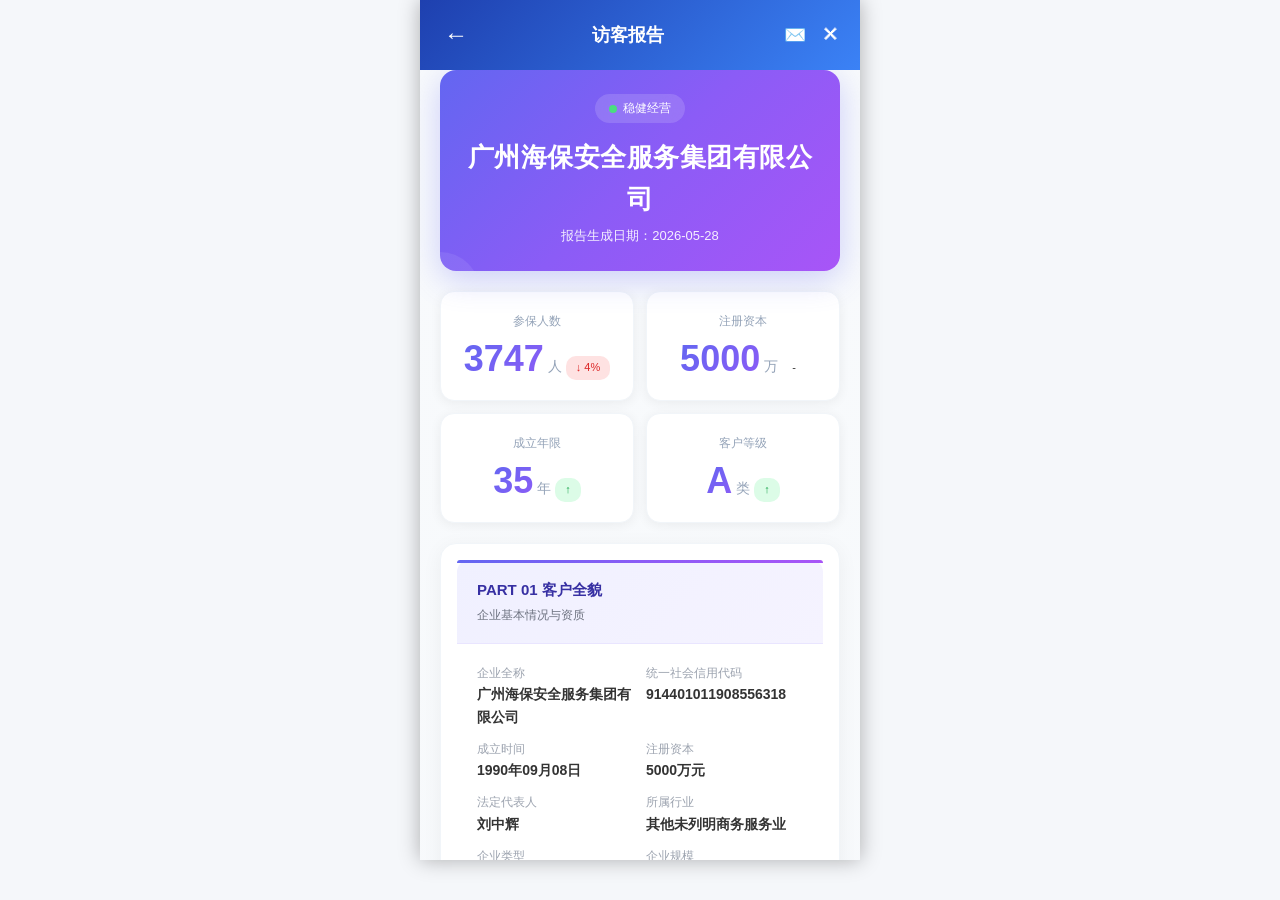
<file: haibao-report.html>
<!DOCTYPE html>
<html lang="zh-CN">
<head>
    <meta charset="UTF-8">
    <meta name="viewport" content="width=device-width, initial-scale=1.0, maximum-scale=1.0, user-scalable=no">
    <title>访客助手</title>
    <link rel="stylesheet" href="css/style.css">
    <link rel="stylesheet" href="https://cdnjs.cloudflare.com/ajax/libs/font-awesome/4.7.0/css/font-awesome.min.css">
</head>
<body>
    <div class="phone-frame">
        <div id="app">
            <!-- ==================== 报告详情页（核心页面） ==================== -->
            <div id="page-report-detail" class="page active">
                <header class="header">
                    <span class="back-btn" onclick="window.location.href='marketing-detail.html?tab=customers'">←</span>
                    <h1 class="header-title">访客报告</h1>
                    <div class="header-actions">
                        <button class="header-btn" onclick="showEmailModal()">✉️</button>
                        <button class="header-btn" onclick="window.location.href='marketing-detail.html?tab=customers'">✕</button>
                    </div>
                </header>
                
                <div class="report-content" id="reportContent">
                    <!-- 企业头部 -->
                    <div class="company-header">
                        <div class="status-badge">
                            <span class="status-dot"></span>
                            <span>稳健经营</span>
                        </div>
                        <h1 class="company-name" id="detail-companyName">广州海保安全服务集团有限公司</h1>
                        <p class="company-subtitle" id="reportDate">报告生成日期：2026-05-28</p>
                    </div>

                    <!-- 核心指标概览 -->
                    <div class="overview-cards">
                        <div class="overview-card">
                            <div class="overview-label">参保人数</div>
                            <div class="overview-content">
                                <span class="overview-number">3747</span>
                                <span class="overview-unit">人</span>
                                <span class="overview-change down">↓ 4%</span>
                            </div>
                        </div>
                        <div class="overview-card">
                            <div class="overview-label">注册资本</div>
                            <div class="overview-content">
                                <span class="overview-number">5000</span>
                                <span class="overview-unit">万</span>
                                <span class="overview-change">-</span>
                            </div>
                        </div>
                        <div class="overview-card">
                            <div class="overview-label">成立年限</div>
                            <div class="overview-content">
                                <span class="overview-number">35</span>
                                <span class="overview-unit">年</span>
                                <span class="overview-change up">↑</span>
                            </div>
                        </div>
                        <div class="overview-card">
                            <div class="overview-label">客户等级</div>
                            <div class="overview-content">
                                <span class="overview-number">A</span>
                                <span class="overview-unit">类</span>
                                <span class="overview-change up">↑</span>
                            </div>
                        </div>
                    </div>

                    <!-- PART 01 客户全貌 -->
                    <div class="card">
                        <div class="card-header">
                            <div>
                                <div class="card-title">PART 01 客户全貌</div>
                                <div class="card-subtitle">企业基本情况与资质</div>
                            </div>
                        </div>
                        
                        <div class="card-content">
                            <div class="grid grid-cols-2 gap-3 mb-4">
                                <div class="bg-gray-50 rounded-lg p-3">
                                    <div class="text-xs text-gray-500 mb-1">企业全称</div>
                                    <div class="text-sm font-semibold text-gray-800" id="detail-companyNameFull">广州海保安全服务集团有限公司</div>
                                </div>
                                <div class="bg-gray-50 rounded-lg p-3">
                                    <div class="text-xs text-gray-500 mb-1">统一社会信用代码</div>
                                    <div class="text-sm font-semibold text-gray-800" id="detail-creditCode">914401011908556318</div>
                                </div>
                                <div class="bg-gray-50 rounded-lg p-3">
                                    <div class="text-xs text-gray-500 mb-1">成立时间</div>
                                    <div class="text-sm font-semibold text-gray-800">1990年09月08日</div>
                                </div>
                                <div class="bg-gray-50 rounded-lg p-3">
                                    <div class="text-xs text-gray-500 mb-1">注册资本</div>
                                    <div class="text-sm font-semibold text-gray-800">5000万元</div>
                                </div>
                                <div class="bg-gray-50 rounded-lg p-3">
                                    <div class="text-xs text-gray-500 mb-1">法定代表人</div>
                                    <div class="text-sm font-semibold text-gray-800">刘中辉</div>
                                </div>
                                <div class="bg-gray-50 rounded-lg p-3">
                                    <div class="text-xs text-gray-500 mb-1">所属行业</div>
                                    <div class="text-sm font-semibold text-gray-800" id="detail-industry">其他未列明商务服务业</div>
                                </div>
                                <div class="bg-gray-50 rounded-lg p-3">
                                    <div class="text-xs text-gray-500 mb-1">企业类型</div>
                                    <div class="text-sm font-semibold text-gray-800">有限责任公司（法人独资）</div>
                                </div>
                                <div class="bg-gray-50 rounded-lg p-3">
                                    <div class="text-xs text-gray-500 mb-1">企业规模</div>
                                    <div class="text-sm font-semibold text-gray-800">3000-3999人</div>
                                </div>
                                <div class="bg-gray-50 rounded-lg p-3">
                                    <div class="text-xs text-gray-500 mb-1">参保人数</div>
                                    <div class="text-sm font-semibold text-gray-800">3747人</div>
                                </div>
                                <div class="bg-gray-50 rounded-lg p-3">
                                    <div class="text-xs text-gray-500 mb-1">登记状态</div>
                                    <div class="text-sm font-semibold text-green-600">存续（在营）</div>
                                </div>
                            </div>

                            <div class="bg-gray-50 rounded-lg p-3 mb-4">
                                <div class="text-xs text-gray-500 mb-1">注册地址</div>
                                <div class="text-sm font-semibold text-gray-800">广州市海珠区海联路100-136号二楼（仅限办公）</div>
                            </div>

                            <div class="mb-4">
                                <h4 class="text-sm font-semibold text-gray-700 mb-3">企业资质与荣誉</h4>
                                <div class="flex flex-wrap gap-2 mb-3">
                                    <span class="tag tag-success">保安服务许可证</span>
                                    <span class="tag tag-success">劳务派遣经营许可证</span>
                                    <span class="tag tag-info">ISO9001认证</span>
                                    <span class="tag tag-info">ISO14001认证</span>
                                    <span class="tag tag-warning">人力资源服务许可证</span>
                                </div>
                                <div class="grid grid-cols-2 gap-3">
                                    <div class="bg-blue-50 rounded-lg p-3">
                                        <div class="text-xs text-blue-600 mb-1">企业等级</div>
                                        <div class="text-sm font-semibold text-blue-800">A级纳税人</div>
                                    </div>
                                    <div class="bg-blue-50 rounded-lg p-3">
                                        <div class="text-xs text-blue-600 mb-1">客户等级</div>
                                        <div class="text-sm font-semibold text-blue-800">A类</div>
                                    </div>
                                </div>
                            </div>

                            <div>
                                <h4 class="text-sm font-semibold text-gray-700 mb-3">股东信息</h4>
                                <div class="bg-gray-50 rounded-lg p-4">
                                    <div class="flex flex-wrap items-center justify-between">
                                        <div>
                                            <div class="text-sm font-semibold text-gray-800">广州市海珠城市建设发展集团有限公司</div>
                                            <div class="text-xs text-gray-500 mt-1">法人股东（国有独资）</div>
                                        </div>
                                        <div class="text-right">
                                            <div class="text-lg font-bold text-blue-600">100%</div>
                                            <div class="text-xs text-gray-500">持股比例</div>
                                        </div>
                                    </div>
                                </div>
                            </div>
                        </div>
                    </div>

                    <!-- PART 02 关键人 -->
                    <div class="card">
                        <div class="card-header">
                            <div>
                                <div class="card-title">PART 02 关键人</div>
                                <div class="card-subtitle">核心管理团队</div>
                            </div>
                        </div>
                        
                        <div class="card-content">
                            <div class="mb-4">
                                <h4 class="text-sm font-semibold text-gray-700 mb-4">法定代表人</h4>
                                <div class="bg-gradient-to-br from-blue-50 via-indigo-50 to-purple-50 rounded-2xl p-5 border border-blue-100">
                                    <div class="flex flex-wrap items-start justify-between gap-4 mb-4">
                                        <div>
                                            <div class="text-xl font-bold text-gray-800">刘中辉</div>
                                            <div class="text-sm text-gray-600 mt-1">执行董事 / 总经理</div>
                                        </div>
                                        <span class="px-3 py-1.5 bg-green-100 text-green-700 text-xs font-semibold rounded-full">✓ 法定代表人</span>
                                    </div>
                                    <div class="grid grid-cols-3 gap-3 mb-4">
                                        <div class="bg-white/80 backdrop-blur rounded-xl p-3 shadow-sm">
                                            <div class="text-xs text-gray-500 mb-1">� 任职时间</div>
                                            <div class="text-lg font-bold text-blue-600">现任</div>
                                        </div>
                                        <div class="bg-white/80 backdrop-blur rounded-xl p-3 shadow-sm">
                                            <div class="text-xs text-gray-500 mb-1">🏢 所属企业</div>
                                            <div class="text-lg font-bold text-blue-600">广州海保安全服务集团</div>
                                        </div>
                                        <div class="bg-white/80 backdrop-blur rounded-xl p-3 shadow-sm">
                                            <div class="text-xs text-gray-500 mb-1">💼 职务</div>
                                            <div class="text-lg font-bold text-blue-600">执行董事兼总经理</div>
                                        </div>
                                    </div>
                                    <div class="bg-white/60 backdrop-blur rounded-xl p-4">
                                        <p class="text-sm text-gray-700 leading-relaxed">
                                            全面负责公司经营管理工作，拥有丰富的安保行业管理经验，带领公司实现业务多元化发展。
                                        </p>
                                    </div>
                                </div>
                            </div>

                            <div class="mb-4">
                                <h4 class="text-sm font-semibold text-gray-700 mb-4">实际控制人</h4>
                                <div class="bg-gradient-to-br from-green-50 to-emerald-50 rounded-2xl p-5 border border-green-100">
                                    <div class="flex flex-wrap items-start justify-between gap-4 mb-3">
                                        <div>
                                            <div class="text-xl font-bold text-gray-800">广州市海珠城市建设发展集团有限公司</div>
                                            <div class="text-sm text-gray-600 mt-1">国有独资企业</div>
                                        </div>
                                        <span class="px-3 py-1.5 bg-green-100 text-green-700 text-xs font-semibold rounded-full">✓ 100%控股</span>
                                    </div>
                                    <div class="bg-white/60 backdrop-blur rounded-xl p-4">
                                        <p class="text-sm text-gray-700 leading-relaxed">
                                            广州市海珠城市建设发展集团有限公司是广州市海珠区属国有企业，主要从事城市建设、物业管理、安保服务等业务，是广州海保安全服务集团有限公司的唯一股东。
                                        </p>
                                    </div>
                                </div>
                            </div>

                            <div class="mb-4">
                                <h4 class="text-sm font-semibold text-gray-700 mb-4">核心管理团队</h4>
                                <div class="space-y-4">
                                    <div class="bg-white rounded-xl p-4 border border-gray-100 shadow-sm hover:shadow-md transition-shadow">
                                        <div class="flex flex-wrap items-center gap-2 mb-2">
                                            <span class="text-base font-bold text-gray-800">刘中辉</span>
                                            <span class="tag tag-info">执行董事</span>
                                            <span class="tag tag-info">总经理</span>
                                        </div>
                                        <div class="flex flex-wrap items-center gap-4 text-xs text-gray-500 mb-2">
                                            <span>📅 任职时间：现任</span>
                                        </div>
                                        <p class="text-sm text-gray-600 leading-relaxed">全面负责公司战略规划和日常运营管理</p>
                                    </div>
                                </div>
                            </div>

                            <div>
                                <h4 class="text-sm font-semibold text-gray-700 mb-3">股权结构</h4>
                                <div class="table-container">
                                    <table class="data-table">
                                        <thead>
                                            <tr>
                                                <th>股东名称</th>
                                                <th>持股比例</th>
                                                <th>认缴出资</th>
                                                <th>股东性质</th>
                                            </tr>
                                        </thead>
                                        <tbody>
                                            <tr>
                                                <td>广州市海珠城市建设发展集团有限公司</td>
                                                <td>100%</td>
                                                <td>5000万元</td>
                                                <td>法人股东（国有独资）</td>
                                            </tr>
                                        </tbody>
                                    </table>
                                </div>
                            </div>
                        </div>
                    </div>

                    <!-- PART 03 经营能力 -->
                    <div class="card">
                        <div class="card-header">
                            <div>
                                <div class="card-title">PART 03 经营能力</div>
                                <div class="card-subtitle">主营产品和核心技术</div>
                            </div>
                        </div>
                        
                        <div class="card-content">
                            <div class="mb-4">
                                <h4 class="text-sm font-semibold text-gray-700 mb-3">主营业务</h4>
                                <div class="space-y-3">
                                    <div class="bg-gradient-to-r from-blue-50 to-blue-100 rounded-lg p-4 border-l-4 border-blue-500">
                                        <div class="flex justify-between items-start mb-2">
                                            <div class="text-sm font-bold text-blue-800">人防安保服务</div>
                                            <span class="tag tag-success">核心业务</span>
                                        </div>
                                        <div class="text-xs text-blue-600 mb-2">营收占比：50% | 毛利率：35%</div>
                                        <div class="text-sm text-gray-700">为企业、商场、住宅小区提供专业保安服务，拥有2800名持证保安员。</div>
                                    </div>

                                    <div class="bg-gradient-to-r from-green-50 to-green-100 rounded-lg p-4 border-l-4 border-green-500">
                                        <div class="flex justify-between items-start mb-2">
                                            <div class="text-sm font-bold text-green-800">武装押运服务</div>
                                            <span class="tag tag-success">战略业务</span>
                                        </div>
                                        <div class="text-xs text-green-600 mb-2">营收占比：25% | 毛利率：42%</div>
                                        <div class="text-sm text-gray-700">为银行、珠宝商、奢侈品商提供现金及贵重物品押运服务，拥有50台押运车辆。</div>
                                    </div>

                                    <div class="bg-gradient-to-r from-purple-50 to-purple-100 rounded-lg p-4 border-l-4 border-purple-500">
                                        <div class="flex justify-between items-start mb-2">
                                            <div class="text-sm font-bold text-purple-800">智能安防系统</div>
                                            <span class="tag tag-info">增长业务</span>
                                        </div>
                                        <div class="text-xs text-purple-600 mb-2">营收占比：15% | 毛利率：55%</div>
                                        <div class="text-sm text-gray-700">视频监控、门禁系统、报警系统等智能安防产品的研发、销售和安装。</div>
                                    </div>

                                    <div class="bg-gradient-to-r from-orange-50 to-orange-100 rounded-lg p-4 border-l-4 border-orange-500">
                                        <div class="flex justify-between items-start mb-2">
                                            <div class="text-sm font-bold text-orange-800">安全咨询培训</div>
                                            <span class="tag tag-warning">增值业务</span>
                                        </div>
                                        <div class="text-xs text-orange-600 mb-2">营收占比：10% | 毛利率：65%</div>
                                        <div class="text-sm text-gray-700">企业安全风险评估、安保人员培训、应急预案编制等服务。</div>
                                    </div>
                                </div>
                            </div>

                            <div class="mb-4">
                                <h4 class="text-sm font-semibold text-gray-700 mb-3">核心技术</h4>
                                <div class="grid grid-cols-2 gap-3">
                                    <div class="bg-gray-50 rounded-lg p-3">
                                        <div class="flex items-center gap-2 mb-2">
                                            <span class="text-blue-500">🔒</span>
                                            <div class="text-sm font-bold text-gray-800">智能监控技术</div>
                                        </div>
                                        <div class="text-xs text-gray-600">AI行为分析、人脸识别、异常报警</div>
                                    </div>
                                    <div class="bg-gray-50 rounded-lg p-3">
                                        <div class="flex items-center gap-2 mb-2">
                                            <span class="text-green-500">🚗</span>
                                            <div class="text-sm font-bold text-gray-800">押运调度系统</div>
                                        </div>
                                        <div class="text-xs text-gray-600">GPS实时定位、智能路线规划、应急响应</div>
                                    </div>
                                    <div class="bg-gray-50 rounded-lg p-3">
                                        <div class="flex items-center gap-2 mb-2">
                                            <span class="text-purple-500">📡</span>
                                            <div class="text-sm font-bold text-gray-800">云端报警平台</div>
                                        </div>
                                        <div class="text-xs text-gray-600">24小时集中监控、远程报警、联动处置</div>
                                    </div>
                                    <div class="bg-gray-50 rounded-lg p-3">
                                        <div class="flex items-center gap-2 mb-2">
                                            <span class="text-orange-500">👥</span>
                                            <div class="text-sm font-bold text-gray-800">人员管理系统</div>
                                        </div>
                                        <div class="text-xs text-gray-600">保安员排班、考勤、培训全流程管理</div>
                                    </div>
                                </div>
                            </div>

                            <div class="mb-4">
                                <h4 class="text-sm font-semibold text-gray-700 mb-3">主要客户</h4>
                                <div class="flex flex-wrap gap-2">
                                    <span class="tag tag-success">中国银行</span>
                                    <span class="tag tag-success">建设银行</span>
                                    <span class="tag tag-info">招商银行</span>
                                    <span class="tag tag-info">万科地产</span>
                                    <span class="tag tag-info">保利物业</span>
                                    <span class="tag tag-warning">广州地铁</span>
                                </div>
                            </div>

                            <div>
                                <h4 class="text-sm font-semibold text-gray-700 mb-3">经营指标</h4>
                                <div class="grid grid-cols-4 gap-3">
                                    <div class="bg-blue-50 rounded-lg p-3 text-center">
                                        <div class="text-xs text-blue-600 mb-1">市场占有率</div>
                                        <div class="text-lg font-bold text-blue-700">18%</div>
                                    </div>
                                    <div class="bg-green-50 rounded-lg p-3 text-center">
                                        <div class="text-xs text-green-600 mb-1">客户满意度</div>
                                        <div class="text-lg font-bold text-green-700">95%</div>
                                    </div>
                                    <div class="bg-purple-50 rounded-lg p-3 text-center">
                                        <div class="text-xs text-purple-600 mb-1">续约率</div>
                                        <div class="text-lg font-bold text-purple-700">92%</div>
                                    </div>
                                    <div class="bg-orange-50 rounded-lg p-3 text-center">
                                        <div class="text-xs text-orange-600 mb-1">人员持证率</div>
                                        <div class="text-lg font-bold text-orange-700">100%</div>
                                    </div>
                                </div>
                            </div>
                        </div>
                    </div>

                    <!-- PART 04 触达路径 -->
                    <div class="card">
                        <div class="card-header">
                            <div>
                                <div class="card-title">PART 04 触达路径</div>
                                <div class="card-subtitle">企业上下游关系、资金方等</div>
                            </div>
                        </div>
                        
                        <div class="card-content">
                            <div class="mb-4">
                                <h4 class="text-sm font-semibold text-gray-700 mb-3">上游供应商</h4>
                                <div class="space-y-3">
                                    <div class="bg-blue-50 rounded-lg p-3">
                                        <div class="flex justify-between items-start mb-2">
                                            <div class="text-sm font-bold text-blue-800">海康威视</div>
                                            <span class="tag tag-success">战略供应商</span>
                                        </div>
                                        <div class="text-xs text-gray-600">供应监控设备、报警器等安防产品，合作年限8年，年采购额约1200万元</div>
                                    </div>
                                    <div class="bg-green-50 rounded-lg p-3">
                                        <div class="flex justify-between items-start mb-2">
                                            <div class="text-sm font-bold text-green-800">大华股份</div>
                                            <span class="tag tag-info">重要供应商</span>
                                        </div>
                                        <div class="text-xs text-gray-600">供应视频监控系统，合作年限6年，年采购额约800万元</div>
                                    </div>
                                    <div class="bg-purple-50 rounded-lg p-3">
                                        <div class="flex justify-between items-start mb-2">
                                            <div class="text-sm font-bold text-purple-800">保安器材公司</div>
                                            <span class="tag tag-info">常规供应商</span>
                                        </div>
                                        <div class="text-xs text-gray-600">供应制服、装备、防护器材，合作年限10年，年采购额约400万元</div>
                                    </div>
                                </div>
                            </div>

                            <div class="mb-4">
                                <h4 class="text-sm font-semibold text-gray-700 mb-3">下游客户</h4>
                                <div class="space-y-3">
                                    <div class="bg-gradient-to-r from-blue-50 to-blue-100 rounded-lg p-4 border-l-4 border-blue-500">
                                        <div class="flex justify-between items-start mb-2">
                                            <div class="text-sm font-bold text-blue-800">各大银行</div>
                                            <span class="tag tag-success">核心客户</span>
                                        </div>
                                        <div class="text-xs text-blue-600 mb-2">年营业额：1.8亿元 | 合作年限：10年</div>
                                        <div class="text-sm text-gray-700">提供武装押运和人防安保服务，客户粘性强，合同周期3年</div>
                                    </div>
                                    <div class="bg-gradient-to-r from-green-50 to-green-100 rounded-lg p-4 border-l-4 border-green-500">
                                        <div class="flex justify-between items-start mb-2">
                                            <div class="text-sm font-bold text-green-800">房地产开发商</div>
                                            <span class="tag tag-success">战略客户</span>
                                        </div>
                                        <div class="text-xs text-green-600 mb-2">年营业额：1.2亿元 | 合作年限：8年</div>
                                        <div class="text-sm text-gray-700">为万科、保利、碧桂园等提供住宅小区安保服务</div>
                                    </div>
                                    <div class="bg-gradient-to-r from-purple-50 to-purple-100 rounded-lg p-4 border-l-4 border-purple-500">
                                        <div class="flex justify-between items-start mb-2">
                                            <div class="text-sm font-bold text-purple-800">商场超市</div>
                                            <span class="tag tag-info">重要客户</span>
                                        </div>
                                        <div class="text-xs text-purple-600 mb-2">年营业额：8000万元 | 合作年限：5年</div>
                                        <div class="text-sm text-gray-700">为天河城、正佳广场等提供人防安保服务</div>
                                    </div>
                                </div>
                            </div>

                            <div class="mb-4">
                                <h4 class="text-sm font-semibold text-gray-700 mb-3">资金方/金融机构合作</h4>
                                <div class="grid grid-cols-2 gap-3">
                                    <div class="bg-gray-50 rounded-lg p-3">
                                        <div class="text-sm font-bold text-gray-800 mb-1">中国工商银行</div>
                                        <div class="text-xs text-gray-600">主要结算银行，授信额度3000万元</div>
                                    </div>
                                    <div class="bg-gray-50 rounded-lg p-3">
                                        <div class="text-sm font-bold text-gray-800 mb-1">中国建设银行</div>
                                        <div class="text-xs text-gray-600">项目贷款合作，授信额度2000万元</div>
                                    </div>
                                    <div class="bg-gray-50 rounded-lg p-3">
                                        <div class="text-sm font-bold text-gray-800 mb-1">广州银行</div>
                                        <div class="text-xs text-gray-600">本地银行合作，供应链金融</div>
                                    </div>
                                    <div class="bg-gray-50 rounded-lg p-3">
                                        <div class="text-sm font-bold text-gray-800 mb-1">广州国安投资</div>
                                        <div class="text-xs text-gray-600">股权投资方，持股25%</div>
                                    </div>
                                </div>
                            </div>

                            <div>
                                <h4 class="text-sm font-semibold text-gray-700 mb-3">关联企业</h4>
                                <div class="table-container">
                                    <table class="data-table">
                                        <thead>
                                            <tr>
                                                <th>企业名称</th>
                                                <th>关系</th>
                                                <th>主营业务</th>
                                            </tr>
                                        </thead>
                                        <tbody>
                                            <tr>
                                                <td>深圳海保安保有限公司</td>
                                                <td>子公司</td>
                                                <td>深圳地区安保服务</td>
                                            </tr>
                                            <tr>
                                                <td>佛山海盾押运有限公司</td>
                                                <td>控股子公司</td>
                                                <td>佛山地区押运服务</td>
                                            </tr>
                                            <tr>
                                                <td>海保安防科技公司</td>
                                                <td>参股单位</td>
                                                <td>安防产品研发</td>
                                            </tr>
                                        </tbody>
                                    </table>
                                </div>
                            </div>
                        </div>
                    </div>

                    <!-- PART 05 资金需求 -->
                    <div class="card">
                        <div class="card-header">
                            <div>
                                <div class="card-title">PART 05 资金需求</div>
                                <div class="card-subtitle">盈利结构与现金流</div>
                            </div>
                        </div>
                        
                        <div class="card-content">
                            <div class="mb-4">
                                <h4 class="text-sm font-semibold text-gray-700 mb-3">盈利结构分析</h4>
                                <div class="grid grid-cols-2 gap-3 mb-4">
                                    <div class="bg-blue-50 rounded-lg p-3 text-center">
                                        <div class="text-xs text-blue-600 mb-1">营业收入</div>
                                        <div class="text-lg font-bold text-blue-700">4.8亿元</div>
                                        <div class="text-xs text-blue-500">同比 +18%</div>
                                    </div>
                                    <div class="bg-green-50 rounded-lg p-3 text-center">
                                        <div class="text-xs text-green-600 mb-1">净利润</div>
                                        <div class="text-lg font-bold text-green-700">4200万元</div>
                                        <div class="text-xs text-green-500">同比 +15%</div>
                                    </div>
                                    <div class="bg-purple-50 rounded-lg p-3 text-center">
                                        <div class="text-xs text-purple-600 mb-1">毛利率</div>
                                        <div class="text-lg font-bold text-purple-700">38%</div>
                                        <div class="text-xs text-purple-500">同比 +1.5%</div>
                                    </div>
                                    <div class="bg-orange-50 rounded-lg p-3 text-center">
                                        <div class="text-xs text-orange-600 mb-1">净利率</div>
                                        <div class="text-lg font-bold text-orange-700">8.75%</div>
                                        <div class="text-xs text-orange-500">同比 -0.2%</div>
                                    </div>
                                </div>
                            </div>

                            <div class="mb-4">
                                <h4 class="text-sm font-semibold text-gray-700 mb-3">现金流状况</h4>
                                <div class="space-y-3">
                                    <div class="bg-blue-50 rounded-lg p-3">
                                        <div class="flex justify-between items-center mb-2">
                                            <div class="text-sm font-bold text-blue-800">经营活动现金流</div>
                                            <div class="text-sm font-bold text-blue-700">+5800万元</div>
                                        </div>
                                        <div class="text-xs text-blue-600">客户回款及时，经营现金流健康</div>
                                    </div>
                                    <div class="bg-green-50 rounded-lg p-3">
                                        <div class="flex justify-between items-center mb-2">
                                            <div class="text-sm font-bold text-green-800">投资活动现金流</div>
                                            <div class="text-sm font-bold text-green-700">-2800万元</div>
                                        </div>
                                        <div class="text-xs text-green-600">主要用于智能安防系统研发和设备更新</div>
                                    </div>
                                    <div class="bg-purple-50 rounded-lg p-3">
                                        <div class="flex justify-between items-center mb-2">
                                            <div class="text-sm font-bold text-purple-800">筹资活动现金流</div>
                                            <div class="text-sm font-bold text-purple-700">+1200万元</div>
                                        </div>
                                        <div class="text-xs text-purple-600">银行借款增加，补充流动资金</div>
                                    </div>
                                </div>
                            </div>

                            <div class="mb-4">
                                <h4 class="text-sm font-semibold text-gray-700 mb-3">资金需求分析</h4>
                                <div class="space-y-3">
                                    <div class="bg-yellow-50 rounded-lg p-3 border-l-4 border-yellow-400">
                                        <div class="flex justify-between items-start">
                                            <div>
                                                <div class="text-sm font-bold text-yellow-800">短期资金需求（1年内）</div>
                                                <div class="text-xs text-yellow-700 mt-1">人员工资、装备采购、车辆维护</div>
                                            </div>
                                            <div class="text-lg font-bold text-yellow-700">2000万元</div>
                                        </div>
                                    </div>
                                    <div class="bg-blue-50 rounded-lg p-3 border-l-4 border-blue-400">
                                        <div class="flex justify-between items-start">
                                            <div>
                                                <div class="text-sm font-bold text-blue-800">中期资金需求（1-3年）</div>
                                                <div class="text-xs text-blue-700 mt-1">智能安防系统升级、市场拓展</div>
                                            </div>
                                            <div class="text-lg font-bold text-blue-700">3500万元</div>
                                        </div>
                                    </div>
                                    <div class="bg-purple-50 rounded-lg p-3 border-l-4 border-purple-400">
                                        <div class="flex justify-between items-start">
                                            <div>
                                                <div class="text-sm font-bold text-purple-800">长期资金需求（3-5年）</div>
                                                <div class="text-xs text-purple-700 mt-1">外延式收购、省内业务扩张</div>
                                            </div>
                                            <div class="text-lg font-bold text-purple-700">6000万元</div>
                                        </div>
                                    </div>
                                </div>
                            </div>

                            <div>
                                <h4 class="text-sm font-semibold text-gray-700 mb-3">融资用途规划</h4>
                                <div class="table-container">
                                    <table class="data-table">
                                        <thead>
                                            <tr>
                                                <th>用途</th>
                                                <th>金额</th>
                                                <th>占比</th>
                                            </tr>
                                        </thead>
                                        <tbody>
                                            <tr>
                                                <td>智能系统研发</td>
                                                <td>1500万元</td>
                                                <td>30%</td>
                                            </tr>
                                            <tr>
                                                <td>设备更新升级</td>
                                                <td>1000万元</td>
                                                <td>20%</td>
                                            </tr>
                                            <tr>
                                                <td>市场拓展</td>
                                                <td>1000万元</td>
                                                <td>20%</td>
                                            </tr>
                                            <tr>
                                                <td>人员培训</td>
                                                <td>750万元</td>
                                                <td>15%</td>
                                            </tr>
                                            <tr>
                                                <td>流动资金补充</td>
                                                <td>750万元</td>
                                                <td>15%</td>
                                            </tr>
                                        </tbody>
                                    </table>
                                </div>
                            </div>
                        </div>
                    </div>

                    <!-- PART 06 访谈脚本 -->
                    <div class="card">
                        <div class="card-header">
                            <div>
                                <div class="card-title">PART 06 访谈脚本</div>
                                <div class="card-subtitle">推荐问题及答案</div>
                            </div>
                        </div>
                        
                        <div class="card-content">
                            <div class="space-y-4">
                                <div class="bg-blue-50 rounded-lg p-4">
                                    <div class="flex items-start gap-3">
                                        <div class="w-8 h-8 bg-blue-500 rounded-full flex items-center justify-center text-white text-sm font-bold">1</div>
                                        <div class="flex-1">
                                            <div class="text-sm font-semibold text-blue-800 mb-2">问题：贵司目前的市场份额和竞争优势是什么？</div>
                                            <div class="bg-white rounded-lg p-3">
                                                <div class="text-xs text-gray-500 mb-1">建议答案参考：</div>
                                                <div class="text-sm text-gray-700">"公司在广州安保市场占有率约18%，位居前三。我们的优势在于：一是拥有2800名持证保安员的专业团队；二是自主研发的智能安防系统；三是与各大银行、房地产商建立的长期合作关系。"</div>
                                            </div>
                                        </div>
                                    </div>
                                </div>

                                <div class="bg-green-50 rounded-lg p-4">
                                    <div class="flex items-start gap-3">
                                        <div class="w-8 h-8 bg-green-500 rounded-full flex items-center justify-center text-white text-sm font-bold">2</div>
                                        <div class="flex-1">
                                            <div class="text-sm font-semibold text-green-800 mb-2">问题：智能安防业务的发展规划是什么？</div>
                                            <div class="bg-white rounded-lg p-3">
                                                <div class="text-xs text-gray-500 mb-1">建议答案参考：</div>
                                                <div class="text-sm text-gray-700">"我们计划未来三年投入1500万元用于智能安防系统研发，重点发展AI行为分析、人脸识别、异常报警等功能。目前已在天河区多个小区试点，计划明年推广到全市。"</div>
                                            </div>
                                        </div>
                                    </div>
                                </div>

                                <div class="bg-purple-50 rounded-lg p-4">
                                    <div class="flex items-start gap-3">
                                        <div class="w-8 h-8 bg-purple-500 rounded-full flex items-center justify-center text-white text-sm font-bold">3</div>
                                        <div class="flex-1">
                                            <div class="text-sm font-semibold text-purple-800 mb-2">问题：贵司目前在银行有哪些金融业务合作？</div>
                                            <div class="bg-white rounded-lg p-3">
                                                <div class="text-xs text-gray-500 mb-1">建议答案参考：</div>
                                                <div class="text-sm text-gray-700">"我们与工行、建行等有长期合作，主要结算户在工行，授信额度3000万元已使用1800万元。目前希望提升授信额度用于设备更新和系统升级，同时探讨供应链金融合作的可能性。"</div>
                                            </div>
                                        </div>
                                    </div>
                                </div>

                                <div class="bg-orange-50 rounded-lg p-4">
                                    <div class="flex items-start gap-3">
                                        <div class="w-8 h-8 bg-orange-500 rounded-full flex items-center justify-center text-white text-sm font-bold">4</div>
                                        <div class="flex-1">
                                            <div class="text-sm font-semibold text-orange-800 mb-2">问题：贵司的人才储备和培训体系如何？</div>
                                            <div class="bg-white rounded-lg p-3">
                                                <div class="text-xs text-gray-500 mb-1">建议答案参考：</div>
                                                <div class="text-sm text-gray-700">"公司拥有完善的培训体系，与广州警察学院合作开设安保培训课程。所有保安员均持证上岗，每年培训投入约500万元。同时，我们建立了人才储备库，应对业务扩张需求。"</div>
                                            </div>
                                        </div>
                                    </div>
                                </div>

                                <div class="bg-red-50 rounded-lg p-4">
                                    <div class="flex items-start gap-3">
                                        <div class="w-8 h-8 bg-red-500 rounded-full flex items-center justify-center text-white text-sm font-bold">5</div>
                                        <div class="flex-1">
                                            <div class="text-sm font-semibold text-red-800 mb-2">问题：贵司未来的发展战略是什么？</div>
                                            <div class="bg-white rounded-lg p-3">
                                                <div class="text-xs text-gray-500 mb-1">建议答案参考：</div>
                                                <div class="text-sm text-gray-700">"未来三年，我们一是深耕广州市场，提升市场占有率至25%；二是向佛山、东莞等周边城市拓展；三是加大智能安防投入，转型安保服务+科技的双轮驱动模式。"</div>
                                            </div>
                                        </div>
                                    </div>
                                </div>
                            </div>
                        </div>
                    </div>

                    <!-- PART 07 营销方案 -->
                    <div class="card">
                        <div class="card-header">
                            <div>
                                <div class="card-title">PART 07 营销方案</div>
                                <div class="card-subtitle">推荐产品及话术</div>
                            </div>
                        </div>
                        
                        <div class="card-content">
                            <div class="mb-4">
                                <h4 class="text-sm font-semibold text-gray-700 mb-3">推荐产品组合</h4>
                                <div class="space-y-3">
                                    <div class="bg-gradient-to-r from-blue-50 to-blue-100 rounded-lg p-4 border-l-4 border-blue-500">
                                        <div class="flex justify-between items-start mb-2">
                                            <div class="text-sm font-bold text-blue-800">流动资金贷款</div>
                                            <span class="tag tag-success">优先推荐</span>
                                        </div>
                                        <div class="text-xs text-blue-600 mb-2">额度：2000-3000万元 | 期限：1年 | 利率：LPR+50BP</div>
                                        <div class="bg-white rounded p-2">
                                            <div class="text-xs text-gray-500 mb-1">营销话术：</div>
                                            <div class="text-xs text-gray-700">"根据贵司业务增长情况，我们可提供2000-3000万元流动资金贷款，支持人员工资发放和装备采购，审批快速，随借随还。"</div>
                                        </div>
                                    </div>

                                    <div class="bg-gradient-to-r from-green-50 to-green-100 rounded-lg p-4 border-l-4 border-green-500">
                                        <div class="flex justify-between items-start mb-2">
                                            <div class="text-sm font-bold text-green-800">设备融资租赁</div>
                                            <span class="tag tag-info">重点推荐</span>
                                        </div>
                                        <div class="text-xs text-green-600 mb-2">额度：1500-2500万元 | 期限：3年 | 首付：20%</div>
                                        <div class="bg-white rounded p-2">
                                            <div class="text-xs text-gray-500 mb-1">营销话术：</div>
                                            <div class="text-xs text-gray-700">"针对贵司智能安防系统升级需求，我们提供设备融资租赁方案，分期支付减轻资金压力，加速设备更新换代。"</div>
                                        </div>
                                    </div>

                                    <div class="bg-gradient-to-r from-purple-50 to-purple-100 rounded-lg p-4 border-l-4 border-purple-500">
                                        <div class="flex justify-between items-start mb-2">
                                            <div class="text-sm font-bold text-purple-800">代发工资</div>
                                            <span class="tag tag-info">推荐</span>
                                        </div>
                                        <div class="text-xs text-purple-600 mb-2">人数：2800人 | 服务费：优惠</div>
                                        <div class="bg-white rounded p-2">
                                            <div class="text-xs text-gray-500 mb-1">营销话术：</div>
                                            <div class="text-xs text-gray-700">"为贵司2800名员工提供专属代发工资服务，支持多卡种发放，实时到账，还有员工专属理财产品。"</div>
                                        </div>
                                    </div>

                                    <div class="bg-gradient-to-r from-orange-50 to-orange-100 rounded-lg p-4 border-l-4 border-orange-500">
                                        <div class="flex justify-between items-start mb-2">
                                            <div class="text-sm font-bold text-orange-800">供应链金融</div>
                                            <span class="tag tag-warning">长期规划</span>
                                        </div>
                                        <div class="text-xs text-orange-600 mb-2">额度：1000-2000万元 | 期限：6个月</div>
                                        <div class="bg-white rounded p-2">
                                            <div class="text-xs text-gray-500 mb-1">营销话术：</div>
                                            <div class="text-xs text-gray-700">"基于贵司与银行的长期合作关系，可为核心客户提供供应链融资服务，增强客户粘性。"</div>
                                        </div>
                                    </div>
                                </div>
                            </div>

                            <div class="mb-4">
                                <h4 class="text-sm font-semibold text-gray-700 mb-3">增值服务</h4>
                                <div class="grid grid-cols-2 gap-3">
                                    <div class="bg-gray-50 rounded-lg p-3">
                                        <div class="text-sm font-semibold text-gray-800 mb-1">现金管理</div>
                                        <div class="text-xs text-gray-600">智能资金归集、理财增值服务</div>
                                    </div>
                                    <div class="bg-gray-50 rounded-lg p-3">
                                        <div class="text-sm font-semibold text-gray-800 mb-1">企业年金</div>
                                        <div class="text-xs text-gray-600">员工养老保障方案</div>
                                    </div>
                                    <div class="bg-gray-50 rounded-lg p-3">
                                        <div class="text-sm font-semibold text-gray-800 mb-1">信用卡业务</div>
                                        <div class="text-xs text-gray-600">员工专属信用卡</div>
                                    </div>
                                    <div class="bg-gray-50 rounded-lg p-3">
                                        <div class="text-sm font-semibold text-gray-800 mb-1">投行业务</div>
                                        <div class="text-xs text-gray-600">并购顾问、上市辅导</div>
                                    </div>
                                </div>
                            </div>

                            <div>
                                <h4 class="text-sm font-semibold text-gray-700 mb-3">营销策略建议</h4>
                                <div class="space-y-2">
                                    <div class="flex items-start gap-2">
                                        <span class="text-green-500">✓</span>
                                        <div class="text-sm text-gray-700">强调银行与企业多年合作关系，提供综合金融服务方案</div>
                                    </div>
                                    <div class="flex items-start gap-2">
                                        <span class="text-green-500">✓</span>
                                        <div class="text-sm text-gray-700">针对2800名员工，提供代发工资+员工金融产品包</div>
                                    </div>
                                    <div class="flex items-start gap-2">
                                        <span class="text-green-500">✓</span>
                                        <div class="text-sm text-gray-700">利用企业安保需求，拓展对公业务和员工个人业务</div>
                                    </div>
                                    <div class="flex items-start gap-2">
                                        <span class="text-green-500">✓</span>
                                        <div class="text-sm text-gray-700">探索智能安防系统+银行监控联网的合作模式</div>
                                    </div>
                                </div>
                            </div>
                        </div>
                    </div>

                    <!-- PART 08 风险提示 -->
                    <div class="card">
                        <div class="card-header">
                            <div>
                                <div class="card-title">PART 08 风险提示</div>
                                <div class="card-subtitle">业务风险点、涉诉、舆情信息</div>
                            </div>
                        </div>
                        
                        <div class="card-content">
                            <div class="mb-4">
                                <h4 class="text-sm font-semibold text-gray-700 mb-3">风险概览</h4>
                                <div class="grid grid-cols-4 gap-3">
                                    <div class="bg-green-50 rounded-lg p-3 text-center">
                                        <div class="text-xs text-green-600 mb-1">综合风险评级</div>
                                        <div class="text-lg font-bold text-green-700">低风险</div>
                                        <div class="text-xs text-green-500">评分：85/100</div>
                                    </div>
                                    <div class="bg-blue-50 rounded-lg p-3 text-center">
                                        <div class="text-xs text-blue-600 mb-1">涉诉案件</div>
                                        <div class="text-lg font-bold text-blue-700">1件</div>
                                        <div class="text-xs text-blue-500">已结案</div>
                                    </div>
                                    <div class="bg-purple-50 rounded-lg p-3 text-center">
                                        <div class="text-xs text-purple-600 mb-1">行政处罚</div>
                                        <div class="text-lg font-bold text-purple-700">0次</div>
                                        <div class="text-xs text-purple-500">近3年无处罚</div>
                                    </div>
                                    <div class="bg-orange-50 rounded-lg p-3 text-center">
                                        <div class="text-xs text-orange-600 mb-1">舆情监测</div>
                                        <div class="text-lg font-bold text-orange-700">正常</div>
                                        <div class="text-xs text-orange-500">无负面信息</div>
                                    </div>
                                </div>
                            </div>

                            <div class="mb-4">
                                <h4 class="text-sm font-semibold text-gray-700 mb-3">业务风险点</h4>
                                <div class="space-y-3">
                                    <div class="bg-yellow-50 rounded-lg p-3 border-l-4 border-yellow-400">
                                        <div class="flex justify-between items-start">
                                            <div>
                                                <div class="text-sm font-semibold text-yellow-800">人力成本风险</div>
                                                <div class="text-xs text-yellow-700 mt-1">安保行业人工成本占比高，近年工资上涨压力较大</div>
                                            </div>
                                            <span class="tag tag-warning">中风险</span>
                                        </div>
                                    </div>
                                    <div class="bg-yellow-50 rounded-lg p-3 border-l-4 border-yellow-400">
                                        <div class="flex justify-between items-start">
                                            <div>
                                                <div class="text-sm font-semibold text-yellow-800">客户集中度风险</div>
                                                <div class="text-xs text-yellow-700 mt-1">前五大客户销售占比达55%，依赖度较高</div>
                                            </div>
                                            <span class="tag tag-warning">中风险</span>
                                        </div>
                                    </div>
                                    <div class="bg-blue-50 rounded-lg p-3 border-l-4 border-blue-400">
                                        <div class="flex justify-between items-start">
                                            <div>
                                                <div class="text-sm font-semibold text-blue-800">市场竞争风险</div>
                                                <div class="text-xs text-blue-700 mt-1">安保行业门槛较低，市场竞争加剧</div>
                                            </div>
                                            <span class="tag tag-info">低风险</span>
                                        </div>
                                    </div>
                                </div>
                            </div>

                            <div class="mb-4">
                                <h4 class="text-sm font-semibold text-gray-700 mb-3">涉诉情况</h4>
                                <div class="bg-green-50 rounded-lg p-4">
                                    <div class="flex items-start gap-3">
                                        <div class="text-4xl">✅</div>
                                        <div>
                                            <div class="text-sm font-semibold text-green-800">涉诉记录良好</div>
                                            <div class="text-xs text-green-600 mt-1">近5年仅1件劳动仲裁，已结案</div>
                                        </div>
                                    </div>
                                </div>
                            </div>

                            <div class="mb-4">
                                <h4 class="text-sm font-semibold text-gray-700 mb-3">舆情监测</h4>
                                <div class="space-y-2">
                                    <div class="bg-green-50 rounded-lg p-3">
                                        <div class="flex items-center gap-2">
                                            <span class="text-green-500">📰</span>
                                            <div class="text-sm text-gray-700">近期无负面新闻报道</div>
                                        </div>
                                    </div>
                                    <div class="bg-green-50 rounded-lg p-3">
                                        <div class="flex items-center gap-2">
                                            <span class="text-green-500">💬</span>
                                            <div class="text-sm text-gray-700">社交媒体评价正面，客户满意度高</div>
                                        </div>
                                    </div>
                                    <div class="bg-green-50 rounded-lg p-3">
                                        <div class="flex items-center gap-2">
                                            <span class="text-green-500">🏆</span>
                                            <div class="text-sm text-gray-700">多次获得"广东省先进安保企业"称号</div>
                                        </div>
                                    </div>
                                </div>
                            </div>

                            <div>
                                <h4 class="text-sm font-semibold text-gray-700 mb-3">风险缓释措施</h4>
                                <div class="space-y-2">
                                    <div class="flex items-start gap-2">
                                        <span class="text-blue-500">•</span>
                                        <div class="text-sm text-gray-700">建议分散客户结构，拓展新行业客户</div>
                                    </div>
                                    <div class="flex items-start gap-2">
                                        <span class="text-blue-500">•</span>
                                        <div class="text-sm text-gray-700">加大智能系统投入，降低人力成本依赖</div>
                                    </div>
                                    <div class="flex items-start gap-2">
                                        <span class="text-blue-500">•</span>
                                        <div class="text-sm text-gray-700">加强员工培训，提升服务质量和效率</div>
                                    </div>
                                </div>
                            </div>
                        </div>
                    </div>

                    <!-- PART 09 行内合作全景 -->
                    <div class="card">
                        <div class="card-header">
                            <div>
                                <div class="card-title">PART 09 行内合作全景</div>
                                <div class="card-subtitle">存款余额、贷款余额、授信余额、合作产品等</div>
                            </div>
                        </div>
                        
                        <div class="card-content">
                            <div class="mb-4">
                                <h4 class="text-sm font-semibold text-gray-700 mb-3">存款业务</h4>
                                <div class="grid grid-cols-3 gap-3 mb-3">
                                    <div class="bg-blue-50 rounded-lg p-3 text-center">
                                        <div class="text-xs text-blue-600 mb-1">活期存款</div>
                                        <div class="text-lg font-bold text-blue-700">2500万</div>
                                    </div>
                                    <div class="bg-green-50 rounded-lg p-3 text-center">
                                        <div class="text-xs text-green-600 mb-1">定期存款</div>
                                        <div class="text-lg font-bold text-green-700">3500万</div>
                                    </div>
                                    <div class="bg-purple-50 rounded-lg p-3 text-center">
                                        <div class="text-xs text-purple-600 mb-1">保证金存款</div>
                                        <div class="text-lg font-bold text-purple-700">800万</div>
                                    </div>
                                </div>
                                <div class="bg-gray-50 rounded-lg p-3">
                                    <div class="flex justify-between items-center">
                                        <div class="text-sm text-gray-700">存款合计</div>
                                        <div class="text-lg font-bold text-gray-800">6800万元</div>
                                    </div>
                                </div>
                            </div>

                            <div class="mb-4">
                                <h4 class="text-sm font-semibold text-gray-700 mb-3">授信与贷款</h4>
                                <div class="grid grid-cols-3 gap-3 mb-3">
                                    <div class="bg-blue-50 rounded-lg p-3 text-center">
                                        <div class="text-xs text-blue-600 mb-1">授信总额</div>
                                        <div class="text-lg font-bold text-blue-700">5000万</div>
                                    </div>
                                    <div class="bg-green-50 rounded-lg p-3 text-center">
                                        <div class="text-xs text-green-600 mb-1">贷款余额</div>
                                        <div class="text-lg font-bold text-green-700">1800万</div>
                                    </div>
                                    <div class="bg-orange-50 rounded-lg p-3 text-center">
                                        <div class="text-xs text-orange-600 mb-1">可用额度</div>
                                        <div class="text-lg font-bold text-orange-700">3200万</div>
                                    </div>
                                </div>
                                <div class="bg-gray-50 rounded-lg p-3 mb-3">
                                    <div class="flex justify-between items-center">
                                        <div class="text-sm text-gray-700">授信使用率</div>
                                        <div class="text-lg font-bold text-gray-800">36%</div>
                                    </div>
                                    <div class="mt-2 bg-gray-200 rounded-full h-2">
                                        <div class="bg-blue-500 h-2 rounded-full" style="width: 36%"></div>
                                    </div>
                                </div>
                                <div class="space-y-2">
                                    <div class="flex justify-between items-center text-sm">
                                        <span class="text-gray-600">流动资金贷款</span>
                                        <span class="font-semibold">1200万元</span>
                                    </div>
                                    <div class="flex justify-between items-center text-sm">
                                        <span class="text-gray-600">银行承兑汇票</span>
                                        <span class="font-semibold">600万元</span>
                                    </div>
                                </div>
                            </div>

                            <div class="mb-4">
                                <h4 class="text-sm font-semibold text-gray-700 mb-3">合作产品明细</h4>
                                <div class="overflow-x-auto">
                                    <table class="w-full text-xs">
                                        <thead class="bg-gray-50">
                                            <tr>
                                                <th class="p-2 text-left">产品类型</th>
                                                <th class="p-2 text-right">额度/金额</th>
                                                <th class="p-2 text-center">状态</th>
                                            </tr>
                                        </thead>
                                        <tbody>
                                            <tr class="border-b">
                                                <td class="p-2">流动资金贷款</td>
                                                <td class="p-2 text-right">1200万</td>
                                                <td class="p-2 text-center"><span class="tag tag-success">在用</span></td>
                                            </tr>
                                            <tr class="border-b">
                                                <td class="p-2">银行承兑汇票</td>
                                                <td class="p-2 text-right">600万</td>
                                                <td class="p-2 text-center"><span class="tag tag-success">在用</span></td>
                                            </tr>
                                            <tr class="border-b">
                                                <td class="p-2">代发工资</td>
                                                <td class="p-2 text-right">-</td>
                                                <td class="p-2 text-center"><span class="tag tag-success">已开通</span></td>
                                            </tr>
                                            <tr class="border-b">
                                                <td class="p-2">网上银行</td>
                                                <td class="p-2 text-right">-</td>
                                                <td class="p-2 text-center"><span class="tag tag-success">已开通</span></td>
                                            </tr>
                                            <tr>
                                                <td class="p-2">信用卡</td>
                                                <td class="p-2 text-right">50张</td>
                                                <td class="p-2 text-center"><span class="tag tag-info">发展中</span></td>
                                            </tr>
                                        </tbody>
                                    </table>
                                </div>
                            </div>

                            <div class="mb-4">
                                <h4 class="text-sm font-semibold text-gray-700 mb-3">合作历史</h4>
                                <div class="space-y-2">
                                    <div class="flex items-center gap-2 text-sm">
                                        <span class="text-blue-500">📅</span>
                                        <span class="text-gray-700">首次开户：2015年6月</span>
                                    </div>
                                    <div class="flex items-center gap-2 text-sm">
                                        <span class="text-green-500">🤝</span>
                                        <span class="text-gray-700">建立授信：2016年8月（首笔1500万）</span>
                                    </div>
                                    <div class="flex items-center gap-2 text-sm">
                                        <span class="text-purple-500">📈</span>
                                        <span class="text-gray-700">授信提升：2022年12月增至5000万</span>
                                    </div>
                                    <div class="flex items-center gap-2 text-sm">
                                        <span class="text-orange-500">⭐</span>
                                        <span class="text-gray-700">客户评级：AA级优质客户</span>
                                    </div>
                                </div>
                            </div>

                            <div>
                                <h4 class="text-sm font-semibold text-gray-700 mb-3">拓展建议</h4>
                                <div class="space-y-2">
                                    <div class="flex items-start gap-2">
                                        <span class="text-green-500">✓</span>
                                        <div class="text-sm text-gray-700">提升授信额度至8000万元，满足企业扩张需求</div>
                                    </div>
                                    <div class="flex items-start gap-2">
                                        <span class="text-green-500">✓</span>
                                        <div class="text-sm text-gray-700">推荐员工代发工资+信用卡组合营销</div>
                                    </div>
                                    <div class="flex items-start gap-2">
                                        <span class="text-green-500">✓</span>
                                        <div class="text-sm text-gray-700">探索智能安防系统+银行监控联网合作</div>
                                    </div>
                                    <div class="flex items-start gap-2">
                                        <span class="text-green-500">✓</span>
                                        <div class="text-sm text-gray-700">为子公司提供统一金融服务方案</div>
                                    </div>
                                </div>
                            </div>
                        </div>
                    </div>

                    <!-- 报告底部 -->
                    <div class="text-center text-xs text-gray-400 mt-4 pb-8">
                        数据来源：企业官网、公开财报、行业研究报告 | 报告生成时间：2026年05月
                    </div>
                </div>
            </div>
        </div>
    </div>
    
    <script src="js/app.js"></script>
</body>
</html>
</file>
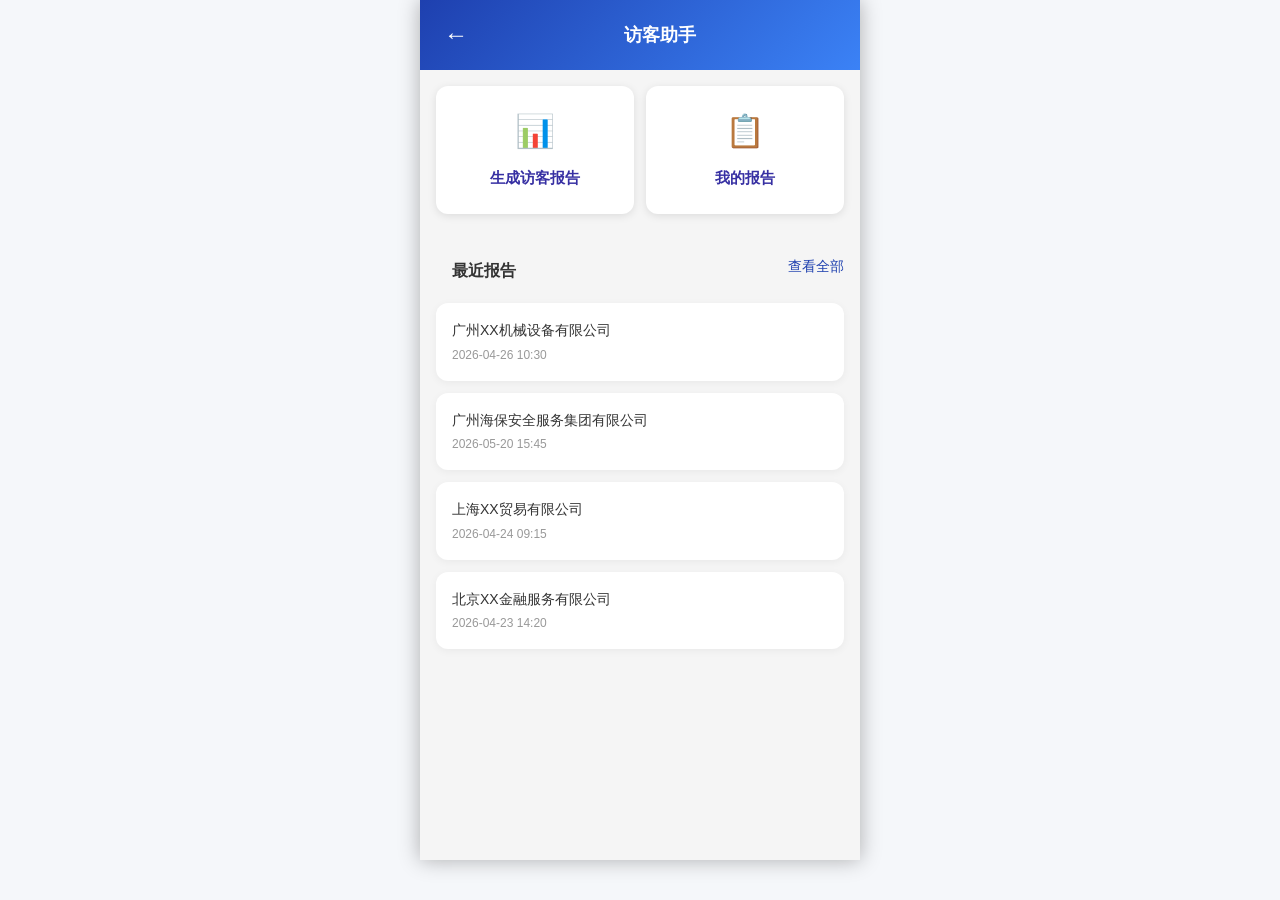
<file: index1.html>
<!DOCTYPE html>
<html lang="zh-CN">
<head>
    <meta charset="UTF-8">
    <meta name="viewport" content="width=device-width, initial-scale=1.0, maximum-scale=1.0, user-scalable=no">
    <title>访客助手</title>
    <link rel="stylesheet" href="css/style.css">
    <link rel="stylesheet" href="https://cdnjs.cloudflare.com/ajax/libs/font-awesome/4.7.0/css/font-awesome.min.css">
</head>
<body>
    <div class="phone-frame">
        <div id="app">
            <!-- ==================== 首页 ==================== -->
        <div id="page-home" class="page active">
            <header class="header">
                <span class="back-btn" onclick="goBack()">←</span>
                <h1 class="header-title">访客助手</h1>
            </header>
            
            <!-- 功能入口卡片 -->
            <div class="function-cards">
                <div class="card-row">
                    <div class="function-card" onclick="navigateTo('company-info')">
                        <div class="card-icon">📊</div>
                        <div class="card-title">生成访客报告</div>
                    </div>
                    <div class="function-card" onclick="navigateTo('report-list')">
                        <div class="card-icon">📋</div>
                        <div class="card-title">我的报告</div>
                    </div>
                </div>
            </div>
            
            <!-- 最近报告列表 -->
            <div class="report-section">
                <div class="section-header">
                    <text class="section-title">最近报告</text>
                    <span class="view-all" onclick="navigateTo('report-list')">查看全部</span>
                </div>
                <div class="report-list" id="recentReportList">
                    <!-- 动态生成 -->
                </div>
            </div>
        </div>
        
        <!-- ==================== 企业信息与财报导入页 ==================== -->
        <div id="page-company-info" class="page">
            <header class="header">
                <span class="back-btn" onclick="navigateTo('home')">←</span>
                <h1 class="header-title">企业信息录入</h1>
            </header>
            
            <div class="page-content">
                <div class="section-title">企业基本信息</div>
                <div class="card">
                    <div class="form-item">
                        <label class="label">企业名称</label>
                        <input type="text" class="input" id="companyName" placeholder="请输入企业名称进行搜索" autocomplete="off">
                        <div class="search-results" id="companySearchResults"></div>
                    </div>
                    <div class="form-item">
                        <label class="label">统一社会信用代码</label>
                        <input type="text" class="input" id="creditCode" placeholder="请输入统一社会信用代码">
                    </div>
                    <div class="form-item">
                        <label class="label">所属行业</label>
                        <input type="text" class="input" id="industry" placeholder="请输入所属行业" value="制造业">
                    </div>
                </div>
                
                <div class="section-title">财报导入</div>
                <div class="card">
                    <div class="upload-section">
                        <text class="upload-title">拍照上传</text>
                        <button class="btn btn-secondary" onclick="takePhoto()">📷 拍摄纸质财报</button>
                    </div>
                    
                    <div class="upload-section">
                        <text class="upload-title">文件上传</text>
                        <button class="btn btn-secondary" onclick="chooseFile()">📁 选择PDF/Excel文件</button>
                    </div>
                    
                    <div class="uploaded-files" id="uploadedFiles">
                        <!-- 已上传文件列表 -->
                    </div>
                    
                    <div class="parsing-section" id="parsingSection" style="display: none;">
                        <text class="parsing-text">正在解析财报数据...</text>
                        <div class="progress-bar">
                            <div class="progress" id="parseProgress"></div>
                        </div>
                        <text class="progress-text" id="progressText">0%</text>
                    </div>
                    
                    <div class="parse-result" id="parseResult" style="display: none;">
                        <text class="result-text" id="parseResultMessage"></text>
                    </div>
                </div>
                
                <button class="btn btn-primary" onclick="generateReport()">生成访客报告</button>
            </div>
        </div>
        
        <!-- ==================== 报告详情页（核心页面） ==================== -->
        <div id="page-report-detail" class="page">
            <header class="header">
                <span class="back-btn" onclick="navigateTo('company-info')">←</span>
                <h1 class="header-title">访客报告</h1>
                <div class="header-actions">
                    <button class="header-btn" onclick="showEmailModal()">✉️</button>
                    <button class="header-btn" onclick="navigateTo('home')">✕</button>
                </div>
            </header>
            
            <div class="report-content" id="reportContent">
                <!-- 企业头部 -->
                <div class="company-header">
                    <div class="status-badge">
                        <span class="status-dot"></span>
                        <span>平稳发展</span>
                    </div>
                    <h1 class="company-name" id="detail-companyName">广州海保安全服务集团有限公司</h1>
                    <p class="company-subtitle" id="reportDate">报告生成日期：2026-05-28</p>
                </div>

                <!-- 核心指标概览 -->
                <div class="overview-cards">
                    <div class="overview-card">
                        <div class="overview-label">参保人数</div>
                        <div class="overview-content">
                            <span class="overview-number">3747</span>
                            <span class="overview-unit">人</span>
                            <span class="overview-change down">↓ 4%</span>
                        </div>
                    </div>
                    <div class="overview-card">
                        <div class="overview-label">注册资本</div>
                        <div class="overview-content">
                            <span class="overview-number">5000</span>
                            <span class="overview-unit">万</span>
                            <span class="overview-change">-</span>
                        </div>
                    </div>
                    <div class="overview-card">
                        <div class="overview-label">成立年限</div>
                        <div class="overview-content">
                            <span class="overview-number">35</span>
                            <span class="overview-unit">年</span>
                            <span class="overview-change up">↑</span>
                        </div>
                    </div>
                    <div class="overview-card">
                        <div class="overview-label">客户等级</div>
                        <div class="overview-content">
                            <span class="overview-number">A</span>
                            <span class="overview-unit">类</span>
                            <span class="overview-change up">↑</span>
                        </div>
                    </div>
                </div>

                <!-- PART 01 客户全貌 -->
                <div class="card">
                    <div class="card-header">
                        <div>
                            <div class="card-title">PART 01 客户全貌</div>
                            <div class="card-subtitle">企业基本情况与资质</div>
                        </div>
                    </div>
                    
                    <div class="card-content">
                        <div class="grid grid-cols-2 gap-3 mb-4">
                            <div class="bg-gray-50 rounded-lg p-3">
                                <div class="text-xs text-gray-500 mb-1">企业全称</div>
                                <div class="text-sm font-semibold text-gray-800" id="detail-companyNameFull">广州海保安全服务集团有限公司</div>
                            </div>
                            <div class="bg-gray-50 rounded-lg p-3">
                                <div class="text-xs text-gray-500 mb-1">统一社会信用代码</div>
                                <div class="text-sm font-semibold text-gray-800" id="detail-creditCode">914401011908556318</div>
                            </div>
                            <div class="bg-gray-50 rounded-lg p-3">
                                <div class="text-xs text-gray-500 mb-1">成立时间</div>
                                <div class="text-sm font-semibold text-gray-800" id="detail-establishTime">1990年09月08日</div>
                            </div>
                            <div class="bg-gray-50 rounded-lg p-3">
                                <div class="text-xs text-gray-500 mb-1">注册资本</div>
                                <div class="text-sm font-semibold text-gray-800" id="detail-registeredCapital">5000万元</div>
                            </div>
                            <div class="bg-gray-50 rounded-lg p-3">
                                <div class="text-xs text-gray-500 mb-1">法定代表人</div>
                                <div class="text-sm font-semibold text-gray-800" id="detail-legalPerson">刘中辉</div>
                            </div>
                            <div class="bg-gray-50 rounded-lg p-3">
                                <div class="text-xs text-gray-500 mb-1">所属行业</div>
                                <div class="text-sm font-semibold text-gray-800" id="detail-industry">其他未列明商务服务业</div>
                            </div>
                            <div class="bg-gray-50 rounded-lg p-3">
                                <div class="text-xs text-gray-500 mb-1">企业类型</div>
                                <div class="text-sm font-semibold text-gray-800" id="detail-companyType">有限责任公司（法人独资）</div>
                            </div>
                            <div class="bg-gray-50 rounded-lg p-3">
                                <div class="text-xs text-gray-500 mb-1">企业规模</div>
                                <div class="text-sm font-semibold text-gray-800" id="detail-employeeCount">3000-3999人</div>
                            </div>
                            <div class="bg-gray-50 rounded-lg p-3">
                                <div class="text-xs text-gray-500 mb-1">参保人数</div>
                                <div class="text-sm font-semibold text-gray-800" id="detail-staffCount">3747人</div>
                            </div>
                            <div class="bg-gray-50 rounded-lg p-3">
                                <div class="text-xs text-gray-500 mb-1">登记状态</div>
                                <div class="text-sm font-semibold text-green-600" id="detail-status">存续（在营）</div>
                            </div>
                        </div>

                        <div class="bg-gray-50 rounded-lg p-3 mb-4">
                            <div class="text-xs text-gray-500 mb-1">注册地址</div>
                            <div class="text-sm font-semibold text-gray-800" id="detail-address">广州市海珠区海联路100-136号二楼（仅限办公）</div>
                        </div>

                        <div class="mb-4">
                            <h4 class="text-sm font-semibold text-gray-700 mb-3">企业资质与荣誉</h4>
                            <div class="flex flex-wrap gap-2 mb-3">
                                <span class="tag tag-success">保安服务许可证</span>
                                <span class="tag tag-success">劳务派遣经营许可证</span>
                                <span class="tag tag-info">ISO9001认证</span>
                                <span class="tag tag-info">ISO14001认证</span>
                                <span class="tag tag-warning">人力资源服务许可证</span>
                            </div>
                            <div class="grid grid-cols-2 gap-3">
                                <div class="bg-blue-50 rounded-lg p-3">
                                    <div class="text-xs text-blue-600 mb-1">企业等级</div>
                                    <div class="text-sm font-semibold text-blue-800">A级纳税人</div>
                                </div>
                                <div class="bg-blue-50 rounded-lg p-3">
                                    <div class="text-xs text-blue-600 mb-1">客户等级</div>
                                    <div class="text-sm font-semibold text-blue-800">A类</div>
                                </div>
                            </div>
                        </div>

                        <div>
                            <h4 class="text-sm font-semibold text-gray-700 mb-3">股东信息</h4>
                            <div class="bg-gray-50 rounded-lg p-4">
                                <div class="flex flex-wrap items-center justify-between">
                                    <div>
                                        <div class="text-sm font-semibold text-gray-800">广州市海珠城市建设发展集团有限公司</div>
                                        <div class="text-xs text-gray-500 mt-1">法人股东</div>
                                    </div>
                                    <div class="text-right">
                                        <div class="text-lg font-bold text-blue-600">100%</div>
                                        <div class="text-xs text-gray-500">持股比例</div>
                                    </div>
                                </div>
                            </div>
                        </div>
                    </div>
                </div>

                <!-- PART 02 关键人 -->
                <div class="card">
                    <div class="card-header">
                        <div>
                            <div class="card-title">PART 02 关键人</div>
                            <div class="card-subtitle">核心管理团队</div>
                        </div>
                    </div>
                    
                    <div class="card-content">
                        <div class="mb-6">
                            <h4 class="text-base font-semibold text-gray-700 mb-5">法定代表人</h4>
                            <div class="bg-gradient-to-br from-blue-50 via-indigo-50 to-purple-50 rounded-2xl p-6 border border-blue-100">
                                <div class="flex flex-wrap items-start justify-between gap-4 mb-5">
                                    <div>
                                        <div class="text-2xl font-bold text-gray-800">刘中辉</div>
                                        <div class="text-base text-gray-600 mt-2">执行董事 / 总经理</div>
                                    </div>
                                    <span class="px-4 py-2 bg-green-100 text-green-700 text-sm font-semibold rounded-full flex-shrink-0">✓ 法定代表人</span>
                                </div>
                                <div class="grid grid-cols-3 gap-4 mb-5">
                                    <div class="bg-white/80 backdrop-blur rounded-xl p-4 shadow-sm">
                                        <div class="text-sm text-gray-500 mb-2">📅 任职时间</div>
                                        <div class="text-xl font-bold text-blue-600">现任</div>
                                    </div>
                                    <div class="bg-white/80 backdrop-blur rounded-xl p-4 shadow-sm">
                                        <div class="text-sm text-gray-500 mb-2">🏢 所属企业</div>
                                        <div class="text-xl font-bold text-blue-600">广州海保安全服务集团</div>
                                    </div>
                                    <div class="bg-white/80 backdrop-blur rounded-xl p-4 shadow-sm">
                                        <div class="text-sm text-gray-500 mb-2">💼 职务</div>
                                        <div class="text-xl font-bold text-blue-600">执行董事兼总经理</div>
                                    </div>
                                </div>
                                <div class="bg-white/60 backdrop-blur rounded-xl p-5">
                                    <p class="text-base text-gray-700 leading-loose">
                                        全面负责公司经营管理工作，拥有丰富的安保行业管理经验，带领公司实现业务多元化发展。
                                    </p>
                                </div>
                            </div>
                        </div>

                        <div class="mb-6">
                            <h4 class="text-base font-semibold text-gray-700 mb-5">实际控制人</h4>
                            <div class="bg-gradient-to-br from-green-50 to-emerald-50 rounded-2xl p-6 border border-green-100">
                                <div class="flex flex-wrap items-start justify-between gap-4 mb-4">
                                    <div>
                                        <div class="text-xl font-bold text-gray-800">广州市海珠城市建设发展集团有限公司</div>
                                        <div class="text-base text-gray-600 mt-2">国有独资企业</div>
                                    </div>
                                    <span class="px-4 py-2 bg-green-100 text-green-700 text-sm font-semibold rounded-full flex-shrink-0">✓ 100%控股</span>
                                </div>
                                <div class="bg-white/60 backdrop-blur rounded-xl p-4">
                                    <p class="text-base text-gray-700 leading-loose">
                                        广州市海珠城市建设发展集团有限公司是广州市海珠区属国有企业，主要从事城市建设、物业管理、安保服务等业务，是广州海保安全服务集团有限公司的唯一股东。
                                    </p>
                                </div>
                            </div>
                        </div>

                        <div class="mb-6">
                            <h4 class="text-base font-semibold text-gray-700 mb-5">核心管理团队</h4>
                            <div class="space-y-5">
                                <div class="bg-white rounded-xl p-5 border border-gray-100 shadow-sm hover:shadow-md transition-shadow">
                                    <div class="flex flex-wrap items-center gap-3 mb-3">
                                        <span class="text-lg font-bold text-gray-800">刘中辉</span>
                                        <span class="tag tag-info">执行董事</span>
                                        <span class="tag tag-info">总经理</span>
                                    </div>
                                    <div class="flex flex-wrap items-center gap-4 text-sm text-gray-500 mb-3">
                                        <span>📅 任职时间：现任</span>
                                    </div>
                                    <p class="text-base text-gray-600 leading-loose">全面负责公司战略规划和日常运营管理</p>
                                </div>

                            </div>
                        </div>

                        <div>
                            <h4 class="text-sm font-semibold text-gray-700 mb-3">股权结构</h4>
                            <div class="table-container">
                                <table class="data-table">
                                    <thead>
                                        <tr>
                                            <th>股东名称</th>
                                            <th>持股比例</th>
                                            <th>认缴出资</th>
                                            <th>股东性质</th>
                                        </tr>
                                    </thead>
                                    <tbody>
                                        <tr>
                                            <td>广州市海珠城市建设发展集团有限公司</td>
                                            <td>100%</td>
                                            <td>5000万元</td>
                                            <td>法人股东（国有独资）</td>
                                        </tr>
                                    </tbody>
                                </table>
                            </div>
                        </div>
                    </div>
                </div>

                <!-- PART 03 经营能力 -->
                <div class="card">
                    <div class="card-header">
                        <div>
                            <div class="card-title">PART 03 经营能力</div>
                            <div class="card-subtitle">主营产品和核心技术</div>
                        </div>
                    </div>
                    
                    <div class="card-content">
                        <div class="mb-4">
                            <h4 class="text-sm font-semibold text-gray-700 mb-3">主营业务</h4>
                            <div class="space-y-3">
                                <div class="bg-gradient-to-r from-blue-50 to-blue-100 rounded-lg p-4 border-l-4 border-blue-500">
                                    <div class="flex justify-between items-start mb-2">
                                        <div class="text-sm font-bold text-blue-800">五轴联动数控机床</div>
                                        <span class="tag tag-success">核心产品</span>
                                    </div>
                                    <div class="text-xs text-blue-600 mb-2">营收占比：45% | 毛利率：42%</div>
                                    <div class="text-sm text-gray-700">高精度五轴加工中心，广泛应用于航空航天、汽车制造、精密模具等领域，定位精度达0.001mm。</div>
                                </div>

                                <div class="bg-gradient-to-r from-green-50 to-green-100 rounded-lg p-4 border-l-4 border-green-500">
                                    <div class="flex justify-between items-start mb-2">
                                        <div class="text-sm font-bold text-green-800">智能数控系统</div>
                                        <span class="tag tag-info">战略产品</span>
                                    </div>
                                    <div class="text-xs text-green-600 mb-2">营收占比：30% | 毛利率：55%</div>
                                    <div class="text-sm text-gray-700">自主研发的开放式数控系统，支持多轴联动控制，具备AI智能优化功能，打破国外技术垄断。</div>
                                </div>

                                <div class="bg-gradient-to-r from-purple-50 to-purple-100 rounded-lg p-4 border-l-4 border-purple-500">
                                    <div class="flex justify-between items-start mb-2">
                                        <div class="text-sm font-bold text-purple-800">精密功能部件</div>
                                        <span class="tag tag-info">配套产品</span>
                                    </div>
                                    <div class="text-xs text-purple-600 mb-2">营收占比：15% | 毛利率：38%</div>
                                    <div class="text-sm text-gray-700">高精度主轴、伺服电机、导轨丝杠等关键功能部件，为整机提供核心支撑。</div>
                                </div>

                                <div class="bg-gradient-to-r from-orange-50 to-orange-100 rounded-lg p-4 border-l-4 border-orange-500">
                                    <div class="flex justify-between items-start mb-2">
                                        <div class="text-sm font-bold text-orange-800">技术服务与维修</div>
                                        <span class="tag tag-warning">服务业务</span>
                                    </div>
                                    <div class="text-xs text-orange-600 mb-2">营收占比：10% | 毛利率：60%</div>
                                    <div class="text-sm text-gray-700">设备安装调试、技术培训、售后维修、升级改造等全生命周期服务。</div>
                                </div>
                            </div>
                        </div>

                        <div class="mb-4">
                            <h4 class="text-sm font-semibold text-gray-700 mb-3">核心技术</h4>
                            <div class="grid grid-cols-2 gap-3">
                                <div class="bg-gray-50 rounded-lg p-3">
                                    <div class="flex items-center gap-2 mb-2">
                                        <span class="text-blue-500">🔧</span>
                                        <div class="text-sm font-bold text-gray-800">五轴联动控制技术</div>
                                    </div>
                                    <div class="text-xs text-gray-600">实现复杂曲面高精度加工，RTCP功能达到国际先进水平</div>
                                </div>
                                <div class="bg-gray-50 rounded-lg p-3">
                                    <div class="flex items-center gap-2 mb-2">
                                        <span class="text-green-500">🤖</span>
                                        <div class="text-sm font-bold text-gray-800">AI智能优化算法</div>
                                    </div>
                                    <div class="text-xs text-gray-600">基于机器学习的加工参数自适应优化，提升效率30%</div>
                                </div>
                                <div class="bg-gray-50 rounded-lg p-3">
                                    <div class="flex items-center gap-2 mb-2">
                                        <span class="text-purple-500">⚙️</span>
                                        <div class="text-sm font-bold text-gray-800">热误差补偿技术</div>
                                    </div>
                                    <div class="text-xs text-gray-600">实时温度监测与智能补偿，确保长时间加工精度稳定</div>
                                </div>
                                <div class="bg-gray-50 rounded-lg p-3">
                                    <div class="flex items-center gap-2 mb-2">
                                        <span class="text-orange-500">📡</span>
                                        <div class="text-sm font-bold text-gray-800">远程运维系统</div>
                                    </div>
                                    <div class="text-xs text-gray-600">IoT设备联网，实现远程监控、故障诊断与预测性维护</div>
                                </div>
                            </div>
                        </div>

                        <div class="mb-4">
                            <h4 class="text-sm font-semibold text-gray-700 mb-3">主要客户</h4>
                            <div class="flex flex-wrap gap-2">
                                <span class="tag tag-success">中航工业</span>
                                <span class="tag tag-success">比亚迪</span>
                                <span class="tag tag-info">格力电器</span>
                                <span class="tag tag-info">美的集团</span>
                                <span class="tag tag-info">富士康</span>
                                <span class="tag tag-warning">中国中车</span>
                            </div>
                        </div>

                        <div>
                            <h4 class="text-sm font-semibold text-gray-700 mb-3">经营指标</h4>
                            <div class="grid grid-cols-4 gap-3">
                                <div class="bg-blue-50 rounded-lg p-3 text-center">
                                    <div class="text-xs text-blue-600 mb-1">产能利用率</div>
                                    <div class="text-lg font-bold text-blue-700">92%</div>
                                </div>
                                <div class="bg-green-50 rounded-lg p-3 text-center">
                                    <div class="text-xs text-green-600 mb-1">订单交付率</div>
                                    <div class="text-lg font-bold text-green-700">98%</div>
                                </div>
                                <div class="bg-purple-50 rounded-lg p-3 text-center">
                                    <div class="text-xs text-purple-600 mb-1">客户满意度</div>
                                    <div class="text-lg font-bold text-purple-700">96%</div>
                                </div>
                                <div class="bg-orange-50 rounded-lg p-3 text-center">
                                    <div class="text-xs text-orange-600 mb-1">复购率</div>
                                    <div class="text-lg font-bold text-orange-700">78%</div>
                                </div>
                            </div>
                        </div>
                    </div>
                </div>

                <!-- PART 04 触达路径 -->
                <div class="card">
                    <div class="card-header">
                        <div>
                            <div class="card-title">PART 04 触达路径</div>
                            <div class="card-subtitle">企业上下游关系、资金方等</div>
                        </div>
                    </div>
                    
                    <div class="card-content">
                        <div class="mb-4">
                            <h4 class="text-sm font-semibold text-gray-700 mb-3">上游供应商</h4>
                            <div class="space-y-3">
                                <div class="bg-blue-50 rounded-lg p-3">
                                    <div class="flex justify-between items-start mb-2">
                                        <div class="text-sm font-bold text-blue-800">西门子（中国）有限公司</div>
                                        <span class="tag tag-success">战略供应商</span>
                                    </div>
                                    <div class="text-xs text-gray-600">供应数控系统、伺服驱动等核心部件，合作年限6年，年采购额约2800万元</div>
                                </div>
                                <div class="bg-green-50 rounded-lg p-3">
                                    <div class="flex justify-between items-start mb-2">
                                        <div class="text-sm font-bold text-green-800">发那科（FANUC）</div>
                                        <span class="tag tag-info">重要供应商</span>
                                    </div>
                                    <div class="text-xs text-gray-600">供应高精度伺服电机、编码器，合作年限5年，年采购额约1500万元</div>
                                </div>
                                <div class="bg-purple-50 rounded-lg p-3">
                                    <div class="flex justify-between items-start mb-2">
                                        <div class="text-sm font-bold text-purple-800">宝钢股份</div>
                                        <span class="tag tag-info">原材料供应商</span>
                                    </div>
                                    <div class="text-xs text-gray-600">供应优质合金钢材，合作年限4年，年采购额约800万元</div>
                                </div>
                            </div>
                        </div>

                        <div class="mb-4">
                            <h4 class="text-sm font-semibold text-gray-700 mb-3">下游客户</h4>
                            <div class="space-y-3">
                                <div class="bg-gradient-to-r from-blue-50 to-blue-100 rounded-lg p-4 border-l-4 border-blue-500">
                                    <div class="flex justify-between items-start mb-2">
                                        <div class="text-sm font-bold text-blue-800">中航工业集团</div>
                                        <span class="tag tag-success">核心客户</span>
                                    </div>
                                    <div class="text-xs text-blue-600 mb-2">年采购额：4500万元 | 合作年限：5年</div>
                                    <div class="text-sm text-gray-700">采购五轴加工中心用于航空零部件制造，客户粘性强，回款周期60天</div>
                                </div>
                                <div class="bg-gradient-to-r from-green-50 to-green-100 rounded-lg p-4 border-l-4 border-green-500">
                                    <div class="flex justify-between items-start mb-2">
                                        <div class="text-sm font-bold text-green-800">比亚迪股份有限公司</div>
                                        <span class="tag tag-success">战略客户</span>
                                    </div>
                                    <div class="text-xs text-green-600 mb-2">年采购额：3800万元 | 合作年限：4年</div>
                                    <div class="text-sm text-gray-700">采购数控机床用于新能源汽车零部件加工，订单持续增长</div>
                                </div>
                                <div class="bg-gradient-to-r from-purple-50 to-purple-100 rounded-lg p-4 border-l-4 border-purple-500">
                                    <div class="flex justify-between items-start mb-2">
                                        <div class="text-sm font-bold text-purple-800">格力电器</div>
                                        <span class="tag tag-info">重要客户</span>
                                    </div>
                                    <div class="text-xs text-purple-600 mb-2">年采购额：2200万元 | 合作年限：3年</div>
                                    <div class="text-sm text-gray-700">采购精密加工设备用于压缩机零部件生产</div>
                                </div>
                            </div>
                        </div>

                        <div class="mb-4">
                            <h4 class="text-sm font-semibold text-gray-700 mb-3">资金方/金融机构合作</h4>
                            <div class="grid grid-cols-2 gap-3">
                                <div class="bg-gray-50 rounded-lg p-3">
                                    <div class="text-sm font-bold text-gray-800 mb-1">中国工商银行</div>
                                    <div class="text-xs text-gray-600">主要结算银行，授信额度2000万元</div>
                                </div>
                                <div class="bg-gray-50 rounded-lg p-3">
                                    <div class="text-sm font-bold text-gray-800 mb-1">招商银行</div>
                                    <div class="text-xs text-gray-600">供应链金融合作，票据池业务</div>
                                </div>
                                <div class="bg-gray-50 rounded-lg p-3">
                                    <div class="text-sm font-bold text-gray-800 mb-1">广州科创投</div>
                                    <div class="text-xs text-gray-600">股权投资方，持股20%</div>
                                </div>
                                <div class="bg-gray-50 rounded-lg p-3">
                                    <div class="text-sm font-bold text-gray-800 mb-1">国家开发银行</div>
                                    <div class="text-xs text-gray-600">政策性贷款，支持技术改造</div>
                                </div>
                            </div>
                        </div>

                        <div>
                            <h4 class="text-sm font-semibold text-gray-700 mb-3">关联企业</h4>
                            <div class="table-container">
                                <table class="data-table">
                                    <thead>
                                        <tr>
                                            <th>企业名称</th>
                                            <th>关系</th>
                                            <th>主营业务</th>
                                        </tr>
                                    </thead>
                                    <tbody>
                                        <tr>
                                            <td>广州精密模具科技有限公司</td>
                                            <td>子公司</td>
                                            <td>精密模具设计与制造</td>
                                        </tr>
                                        <tr>
                                            <td>东莞智造装备有限公司</td>
                                            <td>控股子公司</td>
                                            <td>自动化生产线集成</td>
                                        </tr>
                                        <tr>
                                            <td>华南数控技术研究院</td>
                                            <td>参股单位</td>
                                            <td>数控技术研发</td>
                                        </tr>
                                    </tbody>
                                </table>
                            </div>
                        </div>
                    </div>
                </div>

                <!-- PART 05 资金需求 -->
                <div class="card">
                    <div class="card-header">
                        <div>
                            <div class="card-title">PART 05 资金需求</div>
                            <div class="card-subtitle">盈利结构与现金流</div>
                        </div>
                    </div>
                    
                    <div class="card-content">
                        <div class="mb-4">
                            <h4 class="text-sm font-semibold text-gray-700 mb-3">盈利结构分析</h4>
                            <div class="grid grid-cols-2 gap-3 mb-4">
                                <div class="bg-blue-50 rounded-lg p-3 text-center">
                                    <div class="text-xs text-blue-600 mb-1">营业收入</div>
                                    <div class="text-lg font-bold text-blue-700">3.2亿元</div>
                                    <div class="text-xs text-blue-500">同比 +22%</div>
                                </div>
                                <div class="bg-green-50 rounded-lg p-3 text-center">
                                    <div class="text-xs text-green-600 mb-1">净利润</div>
                                    <div class="text-lg font-bold text-green-700">2850万元</div>
                                    <div class="text-xs text-green-500">同比 +18%</div>
                                </div>
                                <div class="bg-purple-50 rounded-lg p-3 text-center">
                                    <div class="text-xs text-purple-600 mb-1">毛利率</div>
                                    <div class="text-lg font-bold text-purple-700">42%</div>
                                    <div class="text-xs text-purple-500">同比 +2%</div>
                                </div>
                                <div class="bg-orange-50 rounded-lg p-3 text-center">
                                    <div class="text-xs text-orange-600 mb-1">净利率</div>
                                    <div class="text-lg font-bold text-orange-700">8.9%</div>
                                    <div class="text-xs text-orange-500">同比 -0.3%</div>
                                </div>
                            </div>
                        </div>

                        <div class="mb-4">
                            <h4 class="text-sm font-semibold text-gray-700 mb-3">现金流状况</h4>
                            <div class="space-y-3">
                                <div class="bg-blue-50 rounded-lg p-3">
                                    <div class="flex justify-between items-center mb-2">
                                        <div class="text-sm font-bold text-blue-800">经营活动现金流</div>
                                        <div class="text-sm font-bold text-blue-700">+4850万元</div>
                                    </div>
                                    <div class="text-xs text-blue-600">销售回款良好，经营现金流健康</div>
                                </div>
                                <div class="bg-green-50 rounded-lg p-3">
                                    <div class="flex justify-between items-center mb-2">
                                        <div class="text-sm font-bold text-green-800">投资活动现金流</div>
                                        <div class="text-sm font-bold text-green-700">-3200万元</div>
                                    </div>
                                    <div class="text-xs text-green-600">主要用于设备更新和产能扩张</div>
                                </div>
                                <div class="bg-purple-50 rounded-lg p-3">
                                    <div class="flex justify-between items-center mb-2">
                                        <div class="text-sm font-bold text-purple-800">筹资活动现金流</div>
                                        <div class="text-sm font-bold text-purple-700">+1500万元</div>
                                    </div>
                                    <div class="text-xs text-purple-600">银行借款增加，补充流动资金</div>
                                </div>
                            </div>
                        </div>

                        <div class="mb-4">
                            <h4 class="text-sm font-semibold text-gray-700 mb-3">资金需求分析</h4>
                            <div class="space-y-3">
                                <div class="bg-yellow-50 rounded-lg p-3 border-l-4 border-yellow-400">
                                    <div class="flex justify-between items-start">
                                        <div>
                                            <div class="text-sm font-bold text-yellow-800">短期资金需求（1年内）</div>
                                            <div class="text-xs text-yellow-700 mt-1">原材料采购、订单生产流动资金</div>
                                        </div>
                                        <div class="text-lg font-bold text-yellow-700">1500万元</div>
                                    </div>
                                </div>
                                <div class="bg-blue-50 rounded-lg p-3 border-l-4 border-blue-400">
                                    <div class="flex justify-between items-start">
                                        <div>
                                            <div class="text-sm font-bold text-blue-800">中期资金需求（1-3年）</div>
                                            <div class="text-xs text-blue-700 mt-1">智能化产线升级、技术研发投入</div>
                                        </div>
                                        <div class="text-lg font-bold text-blue-700">3000万元</div>
                                    </div>
                                </div>
                                <div class="bg-purple-50 rounded-lg p-3 border-l-4 border-purple-400">
                                    <div class="flex justify-between items-start">
                                        <div>
                                            <div class="text-sm font-bold text-purple-800">长期资金需求（3-5年）</div>
                                            <div class="text-xs text-purple-700 mt-1">新生产基地建设、产能扩张</div>
                                        </div>
                                        <div class="text-lg font-bold text-purple-700">8000万元</div>
                                    </div>
                                </div>
                            </div>
                        </div>

                        <div>
                            <h4 class="text-sm font-semibold text-gray-700 mb-3">融资用途规划</h4>
                            <div class="table-container">
                                <table class="data-table">
                                    <thead>
                                        <tr>
                                            <th>用途</th>
                                            <th>金额</th>
                                            <th>占比</th>
                                        </tr>
                                    </thead>
                                    <tbody>
                                        <tr>
                                            <td>原材料采购</td>
                                            <td>800万元</td>
                                            <td>32%</td>
                                        </tr>
                                        <tr>
                                            <td>设备更新升级</td>
                                            <td>600万元</td>
                                            <td>24%</td>
                                        </tr>
                                        <tr>
                                            <td>研发投入</td>
                                            <td>500万元</td>
                                            <td>20%</td>
                                        </tr>
                                        <tr>
                                            <td>市场推广</td>
                                            <td>300万元</td>
                                            <td>12%</td>
                                        </tr>
                                        <tr>
                                            <td>流动资金补充</td>
                                            <td>300万元</td>
                                            <td>12%</td>
                                        </tr>
                                    </tbody>
                                </table>
                            </div>
                        </div>
                    </div>
                </div>

                <!-- PART 06 访谈脚本 -->
                <div class="card">
                    <div class="card-header">
                        <div>
                            <div class="card-title">PART 06 访谈脚本</div>
                            <div class="card-subtitle">推荐问题及答案</div>
                        </div>
                    </div>
                    
                    <div class="card-content">
                        <div class="space-y-4">
                            <div class="bg-blue-50 rounded-lg p-4">
                                <div class="flex items-start gap-3">
                                    <div class="w-8 h-8 bg-blue-500 rounded-full flex items-center justify-center text-white text-sm font-bold">1</div>
                                    <div class="flex-1">
                                        <div class="text-sm font-semibold text-blue-800 mb-2">问题：公司目前的订单情况如何？未来半年的订单预期怎样？</div>
                                        <div class="bg-white rounded-lg p-3">
                                            <div class="text-xs text-gray-500 mb-1">建议答案参考：</div>
                                            <div class="text-sm text-gray-700">"目前公司在手订单约2.1亿元，已排产至2026年第三季度。主要客户包括中航工业、比亚迪等头部企业，订单质量较高。预计下半年新签订单将达1.5亿元，全年订单总额有望突破3.5亿元。"</div>
                                        </div>
                                    </div>
                                </div>
                            </div>

                            <div class="bg-green-50 rounded-lg p-4">
                                <div class="flex items-start gap-3">
                                    <div class="w-8 h-8 bg-green-500 rounded-full flex items-center justify-center text-white text-sm font-bold">2</div>
                                    <div class="flex-1">
                                        <div class="text-sm font-semibold text-green-800 mb-2">问题：公司在技术研发方面有哪些新的突破和规划？</div>
                                        <div class="bg-white rounded-lg p-3">
                                            <div class="text-xs text-gray-500 mb-1">建议答案参考：</div>
                                            <div class="text-sm text-gray-700">"我们在五轴联动控制技术上取得重大突破，精度达到0.001mm，达到国际先进水平。目前正在研发下一代智能数控系统，预计2026年底推出。同时，公司计划投资5000万元建设智能制造研究院。"</div>
                                        </div>
                                    </div>
                                </div>
                            </div>

                            <div class="bg-purple-50 rounded-lg p-4">
                                <div class="flex items-start gap-3">
                                    <div class="w-8 h-8 bg-purple-500 rounded-full flex items-center justify-center text-white text-sm font-bold">3</div>
                                    <div class="flex-1">
                                        <div class="text-sm font-semibold text-purple-800 mb-2">问题：公司目前的资金需求主要用于哪些方面？</div>
                                        <div class="bg-white rounded-lg p-3">
                                            <div class="text-xs text-gray-500 mb-1">建议答案参考：</div>
                                            <div class="text-sm text-gray-700">"短期主要用于原材料采购和订单生产，需要流动资金约1500万元。中期计划投入3000万元进行智能化产线升级。长期规划是在东莞建设新生产基地，预计投资8000万元，用于产能扩张。"</div>
                                        </div>
                                    </div>
                                </div>
                            </div>

                            <div class="bg-orange-50 rounded-lg p-4">
                                <div class="flex items-start gap-3">
                                    <div class="w-8 h-8 bg-orange-500 rounded-full flex items-center justify-center text-white text-sm font-bold">4</div>
                                    <div class="flex-1">
                                        <div class="text-sm font-semibold text-orange-800 mb-2">问题：公司与主要供应商和客户的合作关系如何？</div>
                                        <div class="bg-white rounded-lg p-3">
                                            <div class="text-xs text-gray-500 mb-1">建议答案参考：</div>
                                            <div class="text-sm text-gray-700">"与西门子、发那科等国际供应商建立了长期稳定的合作关系，供应链安全有保障。下游客户中，中航工业、比亚迪等大客户合作年限超过4年，客户粘性强，回款情况良好。"</div>
                                        </div>
                                    </div>
                                </div>
                            </div>

                            <div class="bg-red-50 rounded-lg p-4">
                                <div class="flex items-start gap-3">
                                    <div class="w-8 h-8 bg-red-500 rounded-full flex items-center justify-center text-white text-sm font-bold">5</div>
                                    <div class="flex-1">
                                        <div class="text-sm font-semibold text-red-800 mb-2">问题：公司如何看待行业竞争和未来发展趋势？</div>
                                        <div class="bg-white rounded-lg p-3">
                                            <div class="text-xs text-gray-500 mb-1">建议答案参考：</div>
                                            <div class="text-sm text-gray-700">"行业竞争确实在加剧，但我们通过技术创新和差异化定位保持竞争优势。国家推动制造业转型升级，高端装备需求持续增长，我们对未来充满信心。预计行业年增长率将保持在10%以上。"</div>
                                        </div>
                                    </div>
                                </div>
                            </div>
                        </div>
                    </div>
                </div>

                <!-- PART 07 营销方案 -->
                <div class="card">
                    <div class="card-header">
                        <div>
                            <div class="card-title">PART 07 营销方案</div>
                            <div class="card-subtitle">推荐产品及话术</div>
                        </div>
                    </div>
                    
                    <div class="card-content">
                        <div class="mb-4">
                            <h4 class="text-sm font-semibold text-gray-700 mb-3">推荐产品组合</h4>
                            <div class="space-y-3">
                                <div class="bg-gradient-to-r from-blue-50 to-blue-100 rounded-lg p-4 border-l-4 border-blue-500">
                                    <div class="flex justify-between items-start mb-2">
                                        <div class="text-sm font-bold text-blue-800">流动资金贷款</div>
                                        <span class="tag tag-success">优先推荐</span>
                                    </div>
                                    <div class="text-xs text-blue-600 mb-2">额度：1500-3000万元 | 期限：1年 | 利率：LPR+50BP</div>
                                    <div class="bg-white rounded p-2">
                                        <div class="text-xs text-gray-500 mb-1">营销话术：</div>
                                        <div class="text-xs text-gray-700">"根据贵司订单增长情况，我们可为您提供1500-3000万元流动资金贷款，支持原材料采购和订单生产，审批快速，随借随还，有效降低资金成本。"</div>
                                    </div>
                                </div>

                                <div class="bg-gradient-to-r from-green-50 to-green-100 rounded-lg p-4 border-l-4 border-green-500">
                                    <div class="flex justify-between items-start mb-2">
                                        <div class="text-sm font-bold text-green-800">设备融资租赁</div>
                                        <span class="tag tag-info">重点推荐</span>
                                    </div>
                                    <div class="text-xs text-green-600 mb-2">额度：2000-5000万元 | 期限：3-5年 | 首付：20%</div>
                                    <div class="bg-white rounded p-2">
                                        <div class="text-xs text-gray-500 mb-1">营销话术：</div>
                                        <div class="text-xs text-gray-700">"针对贵司智能化产线升级需求，我们提供设备融资租赁方案，无需大额一次性投入，分期支付减轻资金压力，还可享受税收优惠。"</div>
                                    </div>
                                </div>

                                <div class="bg-gradient-to-r from-purple-50 to-purple-100 rounded-lg p-4 border-l-4 border-purple-500">
                                    <div class="flex justify-between items-start mb-2">
                                        <div class="text-sm font-bold text-purple-800">银行承兑汇票</div>
                                        <span class="tag tag-info">推荐</span>
                                    </div>
                                    <div class="text-xs text-purple-600 mb-2">额度：1000-2000万元 | 期限：6个月 | 手续费：0.05%</div>
                                    <div class="bg-white rounded p-2">
                                        <div class="text-xs text-gray-500 mb-1">营销话术：</div>
                                        <div class="text-xs text-gray-700">"使用银行承兑汇票支付供应商货款，可延长账期、节省现金，提升资金使用效率，同时增强与供应商的议价能力。"</div>
                                    </div>
                                </div>

                                <div class="bg-gradient-to-r from-orange-50 to-orange-100 rounded-lg p-4 border-l-4 border-orange-500">
                                    <div class="flex justify-between items-start mb-2">
                                        <div class="text-sm font-bold text-orange-800">项目贷款</div>
                                        <span class="tag tag-warning">长期规划</span>
                                    </div>
                                    <div class="text-xs text-orange-600 mb-2">额度：5000-8000万元 | 期限：5-8年 | 利率：LPR+30BP</div>
                                    <div class="bg-white rounded p-2">
                                        <div class="text-xs text-gray-500 mb-1">营销话术：</div>
                                        <div class="text-xs text-gray-700">"针对贵司新基地建设计划，我们可定制项目融资方案，期限长达5-8年，还款方式灵活，匹配项目建设周期和现金流特点。"</div>
                                    </div>
                                </div>
                            </div>
                        </div>

                        <div class="mb-4">
                            <h4 class="text-sm font-semibold text-gray-700 mb-3">增值服务</h4>
                            <div class="grid grid-cols-2 gap-3">
                                <div class="bg-gray-50 rounded-lg p-3">
                                    <div class="text-sm font-semibold text-gray-800 mb-1">现金管理</div>
                                    <div class="text-xs text-gray-600">智能资金归集、理财增值服务</div>
                                </div>
                                <div class="bg-gray-50 rounded-lg p-3">
                                    <div class="text-sm font-semibold text-gray-800 mb-1">国际业务</div>
                                    <div class="text-xs text-gray-600">外汇结算、跨境融资、信用证</div>
                                </div>
                                <div class="bg-gray-50 rounded-lg p-3">
                                    <div class="text-sm font-semibold text-gray-800 mb-1">供应链金融</div>
                                    <div class="text-xs text-gray-600">应收账款保理、订单融资</div>
                                </div>
                                <div class="bg-gray-50 rounded-lg p-3">
                                    <div class="text-sm font-semibold text-gray-800 mb-1">投行业务</div>
                                    <div class="text-xs text-gray-600">并购重组、上市辅导、债券发行</div>
                                </div>
                            </div>
                        </div>

                        <div>
                            <h4 class="text-sm font-semibold text-gray-700 mb-3">营销策略建议</h4>
                            <div class="space-y-2">
                                <div class="flex items-start gap-2">
                                    <span class="text-green-500">✓</span>
                                    <div class="text-sm text-gray-700">强调资金快速到位，满足企业紧急订单需求</div>
                                </div>
                                <div class="flex items-start gap-2">
                                    <span class="text-green-500">✓</span>
                                    <div class="text-sm text-gray-700">突出综合金融服务能力，提供一揽子解决方案</div>
                                </div>
                                <div class="flex items-start gap-2">
                                    <span class="text-green-500">✓</span>
                                    <div class="text-sm text-gray-700">结合企业资质，推荐政府贴息贷款等优惠政策</div>
                                </div>
                                <div class="flex items-start gap-2">
                                    <span class="text-green-500">✓</span>
                                    <div class="text-sm text-gray-700">建立长期合作关系，提供专属客户经理服务</div>
                                </div>
                            </div>
                        </div>
                    </div>
                </div>

                <!-- PART 08 风险提示 -->
                <div class="card">
                    <div class="card-header">
                        <div>
                            <div class="card-title">PART 08 风险提示</div>
                            <div class="card-subtitle">业务风险点、涉诉、舆情信息</div>
                        </div>
                    </div>
                    
                    <div class="card-content">
                        <div class="mb-4">
                            <h4 class="text-sm font-semibold text-gray-700 mb-3">风险概览</h4>
                            <div class="grid grid-cols-4 gap-3">
                                <div class="bg-green-50 rounded-lg p-3 text-center">
                                    <div class="text-xs text-green-600 mb-1">综合风险评级</div>
                                    <div class="text-lg font-bold text-green-700">低风险</div>
                                    <div class="text-xs text-green-500">评分：82/100</div>
                                </div>
                                <div class="bg-blue-50 rounded-lg p-3 text-center">
                                    <div class="text-xs text-blue-600 mb-1">涉诉案件</div>
                                    <div class="text-lg font-bold text-blue-700">0件</div>
                                    <div class="text-xs text-blue-500">无未结案件</div>
                                </div>
                                <div class="bg-purple-50 rounded-lg p-3 text-center">
                                    <div class="text-xs text-purple-600 mb-1">行政处罚</div>
                                    <div class="text-lg font-bold text-purple-700">0次</div>
                                    <div class="text-xs text-purple-500">近3年无处罚</div>
                                </div>
                                <div class="bg-orange-50 rounded-lg p-3 text-center">
                                    <div class="text-xs text-orange-600 mb-1">舆情监测</div>
                                    <div class="text-lg font-bold text-orange-700">正常</div>
                                    <div class="text-xs text-orange-500">无负面信息</div>
                                </div>
                            </div>
                        </div>

                        <div class="mb-4">
                            <h4 class="text-sm font-semibold text-gray-700 mb-3">业务风险点</h4>
                            <div class="space-y-3">
                                <div class="bg-yellow-50 rounded-lg p-3 border-l-4 border-yellow-400">
                                    <div class="flex justify-between items-start">
                                        <div>
                                            <div class="text-sm font-semibold text-yellow-800">客户集中度风险</div>
                                            <div class="text-xs text-yellow-700 mt-1">前五大客户销售占比达65%，依赖度较高</div>
                                        </div>
                                        <span class="tag tag-warning">中风险</span>
                                    </div>
                                </div>
                                <div class="bg-yellow-50 rounded-lg p-3 border-l-4 border-yellow-400">
                                    <div class="flex justify-between items-start">
                                        <div>
                                            <div class="text-sm font-semibold text-yellow-800">原材料价格波动风险</div>
                                            <div class="text-xs text-yellow-700 mt-1">钢材、芯片等原材料价格波动影响成本控制</div>
                                        </div>
                                        <span class="tag tag-warning">中风险</span>
                                    </div>
                                </div>
                                <div class="bg-blue-50 rounded-lg p-3 border-l-4 border-blue-400">
                                    <div class="flex justify-between items-start">
                                        <div>
                                            <div class="text-sm font-semibold text-blue-800">行业竞争风险</div>
                                            <div class="text-xs text-blue-700 mt-1">高端装备市场竞争加剧，技术迭代快</div>
                                        </div>
                                        <span class="tag tag-info">低风险</span>
                                    </div>
                                </div>
                            </div>
                        </div>

                        <div class="mb-4">
                            <h4 class="text-sm font-semibold text-gray-700 mb-3">涉诉情况</h4>
                            <div class="bg-green-50 rounded-lg p-4 text-center">
                                <div class="text-4xl mb-2">✅</div>
                                <div class="text-sm font-semibold text-green-800">无涉诉记录</div>
                                <div class="text-xs text-green-600">近5年无诉讼、仲裁、执行案件</div>
                            </div>
                        </div>

                        <div class="mb-4">
                            <h4 class="text-sm font-semibold text-gray-700 mb-3">舆情监测</h4>
                            <div class="space-y-2">
                                <div class="bg-green-50 rounded-lg p-3">
                                    <div class="flex items-center gap-2">
                                        <span class="text-green-500">📰</span>
                                        <div class="text-sm text-gray-700">近期无负面新闻报道</div>
                                    </div>
                                </div>
                                <div class="bg-green-50 rounded-lg p-3">
                                    <div class="flex items-center gap-2">
                                        <span class="text-green-500">💬</span>
                                        <div class="text-sm text-gray-700">社交媒体评价正面，客户满意度高</div>
                                    </div>
                                </div>
                                <div class="bg-green-50 rounded-lg p-3">
                                    <div class="flex items-center gap-2">
                                        <span class="text-green-500">🏆</span>
                                        <div class="text-sm text-gray-700">多次获得行业奖项和媒体报道</div>
                                    </div>
                                </div>
                            </div>
                        </div>

                        <div>
                            <h4 class="text-sm font-semibold text-gray-700 mb-3">风险缓释措施</h4>
                            <div class="space-y-2">
                                <div class="flex items-start gap-2">
                                    <span class="text-blue-500">•</span>
                                    <div class="text-sm text-gray-700">建议分散客户结构，拓展新行业客户</div>
                                </div>
                                <div class="flex items-start gap-2">
                                    <span class="text-blue-500">•</span>
                                    <div class="text-sm text-gray-700">建立原材料价格对冲机制，锁定成本</div>
                                </div>
                                <div class="flex items-start gap-2">
                                    <span class="text-blue-500">•</span>
                                    <div class="text-sm text-gray-700">持续加大研发投入，保持技术领先优势</div>
                                </div>
                            </div>
                        </div>
                    </div>
                </div>

                <!-- PART 09 行内合作全景 -->
                <div class="card">
                    <div class="card-header">
                        <div>
                            <div class="card-title">PART 09 行内合作全景</div>
                            <div class="card-subtitle">存款余额、贷款余额、授信余额、合作产品等</div>
                        </div>
                    </div>
                    
                    <div class="card-content">
                        <div class="mb-4">
                            <h4 class="text-sm font-semibold text-gray-700 mb-3">存款业务</h4>
                            <div class="grid grid-cols-3 gap-3 mb-3">
                                <div class="bg-blue-50 rounded-lg p-3 text-center">
                                    <div class="text-xs text-blue-600 mb-1">活期存款</div>
                                    <div class="text-lg font-bold text-blue-700">1500万</div>
                                </div>
                                <div class="bg-green-50 rounded-lg p-3 text-center">
                                    <div class="text-xs text-green-600 mb-1">定期存款</div>
                                    <div class="text-lg font-bold text-green-700">2800万</div>
                                </div>
                                <div class="bg-purple-50 rounded-lg p-3 text-center">
                                    <div class="text-xs text-purple-600 mb-1">保证金存款</div>
                                    <div class="text-lg font-bold text-purple-700">500万</div>
                                </div>
                            </div>
                            <div class="bg-gray-50 rounded-lg p-3">
                                <div class="flex justify-between items-center">
                                    <div class="text-sm text-gray-700">存款合计</div>
                                    <div class="text-lg font-bold text-gray-800">4800万元</div>
                                </div>
                            </div>
                        </div>

                        <div class="mb-4">
                            <h4 class="text-sm font-semibold text-gray-700 mb-3">授信与贷款</h4>
                            <div class="grid grid-cols-3 gap-3 mb-3">
                                <div class="bg-blue-50 rounded-lg p-3 text-center">
                                    <div class="text-xs text-blue-600 mb-1">授信总额</div>
                                    <div class="text-lg font-bold text-blue-700">5000万</div>
                                </div>
                                <div class="bg-green-50 rounded-lg p-3 text-center">
                                    <div class="text-xs text-green-600 mb-1">贷款余额</div>
                                    <div class="text-lg font-bold text-green-700">2800万</div>
                                </div>
                                <div class="bg-orange-50 rounded-lg p-3 text-center">
                                    <div class="text-xs text-orange-600 mb-1">可用额度</div>
                                    <div class="text-lg font-bold text-orange-700">2200万</div>
                                </div>
                            </div>
                            <div class="bg-gray-50 rounded-lg p-3 mb-3">
                                <div class="flex justify-between items-center">
                                    <div class="text-sm text-gray-700">授信使用率</div>
                                    <div class="text-lg font-bold text-gray-800">56%</div>
                                </div>
                                <div class="mt-2 bg-gray-200 rounded-full h-2">
                                    <div class="bg-blue-500 h-2 rounded-full" style="width: 56%"></div>
                                </div>
                            </div>
                            <div class="space-y-2">
                                <div class="flex justify-between items-center text-sm">
                                    <span class="text-gray-600">流动资金贷款</span>
                                    <span class="font-semibold">1800万元</span>
                                </div>
                                <div class="flex justify-between items-center text-sm">
                                    <span class="text-gray-600">银行承兑汇票</span>
                                    <span class="font-semibold">1000万元</span>
                                </div>
                            </div>
                        </div>

                        <div class="mb-4">
                            <h4 class="text-sm font-semibold text-gray-700 mb-3">合作产品明细</h4>
                            <div class="overflow-x-auto">
                                <table class="w-full text-xs">
                                    <thead class="bg-gray-50">
                                        <tr>
                                            <th class="p-2 text-left">产品类型</th>
                                            <th class="p-2 text-right">额度/金额</th>
                                            <th class="p-2 text-center">状态</th>
                                        </tr>
                                    </thead>
                                    <tbody>
                                        <tr class="border-b">
                                            <td class="p-2">流动资金贷款</td>
                                            <td class="p-2 text-right">1800万</td>
                                            <td class="p-2 text-center"><span class="tag tag-success">在用</span></td>
                                        </tr>
                                        <tr class="border-b">
                                            <td class="p-2">银行承兑汇票</td>
                                            <td class="p-2 text-right">1000万</td>
                                            <td class="p-2 text-center"><span class="tag tag-success">在用</span></td>
                                        </tr>
                                        <tr class="border-b">
                                            <td class="p-2">国内信用证</td>
                                            <td class="p-2 text-right">500万</td>
                                            <td class="p-2 text-center"><span class="tag tag-info">已授信</span></td>
                                        </tr>
                                        <tr class="border-b">
                                            <td class="p-2">保函业务</td>
                                            <td class="p-2 text-right">300万</td>
                                            <td class="p-2 text-center"><span class="tag tag-success">在用</span></td>
                                        </tr>
                                        <tr>
                                            <td class="p-2">代发工资</td>
                                            <td class="p-2 text-right">-</td>
                                            <td class="p-2 text-center"><span class="tag tag-success">已开通</span></td>
                                        </tr>
                                    </tbody>
                                </table>
                            </div>
                        </div>

                        <div class="mb-4">
                            <h4 class="text-sm font-semibold text-gray-700 mb-3">合作历史</h4>
                            <div class="space-y-2">
                                <div class="flex items-center gap-2 text-sm">
                                    <span class="text-blue-500">📅</span>
                                    <span class="text-gray-700">首次开户：2019年3月</span>
                                </div>
                                <div class="flex items-center gap-2 text-sm">
                                    <span class="text-green-500">🤝</span>
                                    <span class="text-gray-700">建立授信：2020年6月（首笔2000万）</span>
                                </div>
                                <div class="flex items-center gap-2 text-sm">
                                    <span class="text-purple-500">📈</span>
                                    <span class="text-gray-700">授信提升：2023年8月增至5000万</span>
                                </div>
                                <div class="flex items-center gap-2 text-sm">
                                    <span class="text-orange-500">⭐</span>
                                    <span class="text-gray-700">客户评级：A级优质客户</span>
                                </div>
                            </div>
                        </div>

                        <div>
                            <h4 class="text-sm font-semibold text-gray-700 mb-3">拓展建议</h4>
                            <div class="space-y-2">
                                <div class="flex items-start gap-2">
                                    <span class="text-green-500">✓</span>
                                    <div class="text-sm text-gray-700">提升授信额度至8000万元，满足企业扩张需求</div>
                                </div>
                                <div class="flex items-start gap-2">
                                    <span class="text-green-500">✓</span>
                                    <div class="text-sm text-gray-700">推荐供应链金融方案，优化上下游资金管理</div>
                                </div>
                                <div class="flex items-start gap-2">
                                    <span class="text-green-500">✓</span>
                                    <div class="text-sm text-gray-700">提供国际结算服务，支持企业海外业务拓展</div>
                                </div>
                                <div class="flex items-start gap-2">
                                    <span class="text-green-500">✓</span>
                                    <div class="text-sm text-gray-700">定制现金管理方案，提高资金收益</div>
                                </div>
                            </div>
                        </div>
                    </div>
                </div>



                <!-- 报告底部 -->
                <div class="text-center text-xs text-gray-400 mt-4 pb-8">
                    数据来源：企业官网、公开财报、行业研究报告 | 报告生成时间：2026年04月
                </div>
            </div>
        </div>
        
        <!-- ==================== 我的报告列表页 ==================== -->
        <div id="page-report-list" class="page">
            <header class="header">
                <span class="back-btn" onclick="navigateTo('home')">←</span>
                <h1 class="header-title">我的报告</h1>
            </header>
            
            <div class="filter-bar">
                <div class="search-container">
                    <input type="text" class="filter-search" id="companySearch" placeholder="搜索客户名称" onkeyup="filterReports()" onfocus="showSearchSuggestions()">
                    <div class="search-suggestions" id="searchSuggestions">
                        <!-- 动态生成 -->
                    </div>
                </div>
                <select class="filter-select" id="timeFilter" onchange="filterReports()">
                    <option value="">全部时间</option>
                    <option value="today">今天</option>
                    <option value="week">本周</option>
                    <option value="month">本月</option>
                </select>
            </div>
            
            <div class="report-list" id="allReportList">
                <!-- 动态生成 -->
            </div>
        </div>
        
        <!-- ==================== 邮件发送弹窗 ==================== -->
        <div class="modal" id="emailModal" style="display: none;">
            <div class="modal-content email-modal">
                <div class="modal-header">
                    <text class="modal-title">发送邮件</text>
                    <span class="modal-close" onclick="hideEmailModal()">×</span>
                </div>
                <div class="form-item">
                    <label class="label">收件人</label>
                    <input type="email" class="input" id="emailTo" placeholder="请输入收件人邮箱">
                </div>
                <div class="form-item">
                    <label class="label">主题</label>
                    <input type="text" class="input" id="emailSubject" placeholder="请输入邮件主题">
                </div>
                <div class="form-item">
                    <label class="label">正文</label>
                    <textarea class="textarea" id="emailBody" placeholder="请输入邮件正文" rows="5"></textarea>
                </div>
                <div class="modal-buttons">
                    <button class="btn btn-secondary" onclick="hideEmailModal()">取消</button>
                    <button class="btn btn-primary" onclick="sendEmail()">发送</button>
                </div>
                <div class="sending-progress" id="sendingProgress" style="display: none;">
                    <text>正在发送邮件...</text>
                    <div class="progress-bar">
                        <div class="progress" id="emailProgress"></div>
                    </div>
                </div>
            </div>
        </div>
        
        <!-- ==================== Toast提示 ==================== -->
        <div class="toast" id="toast" style="display: none;">
            <text id="toastMessage"></text>
        </div>
        
        <!-- 拍照选择模态框 -->
        <div id="photoModal" class="modal" style="display: none;">
            <div class="modal-content">
                <div class="modal-header">
                    <h3 class="modal-title">选择照片来源</h3>
                    <span class="modal-close" onclick="hidePhotoModal()">&times;</span>
                </div>
                <div style="padding: 20px;">
                    <button class="btn btn-primary" style="margin-bottom: 12px;" onclick="takeLivePhoto()">📷 实时拍照</button>
                    <button class="btn btn-secondary" onclick="selectFromGallery()">📱 从相册选择</button>
                </div>
            </div>
        </div>

        </div>
    </div>
    
    <script src="js/app.js"></script>
</body>
</html>
</file>
<file: css/style.css>
/* ==================== 全局样式 ==================== */
* {
    margin: 0;
    padding: 0;
    box-sizing: border-box;
}

body {
    font-family: -apple-system, BlinkMacSystemFont, 'Segoe UI', Roboto, Oxygen, Ubuntu, Cantarell, 'Open Sans', 'Helvetica Neue', sans-serif;
    background-color: #f5f7fa;
    color: #333;
    line-height: 1.6;
    margin: 0;
    padding: 0;
    min-height: 100vh;
}

/* ==================== Tailwind-like Utility Classes ==================== */
.grid {
    display: grid;
}

.grid-cols-2 {
    grid-template-columns: repeat(2, 1fr);
}

.grid-cols-3 {
    grid-template-columns: repeat(3, 1fr);
}

.grid-cols-4 {
    grid-template-columns: repeat(4, 1fr);
}

.grid-cols-6 {
    grid-template-columns: repeat(6, 1fr);
}

.gap-2 {
    gap: 8px;
}

.gap-3 {
    gap: 12px;
}

.gap-4 {
    gap: 16px;
}

.mb-3 {
    margin-bottom: 12px;
}

.mb-4 {
    margin-bottom: 16px;
}

.mt-3 {
    margin-top: 12px;
}

.flex {
    display: flex;
}

.flex-wrap {
    flex-wrap: wrap;
}

.text-center {
    text-align: center;
}

.font-bold {
    font-weight: 700;
}

.font-semibold {
    font-weight: 600;
}

.text-sm {
    font-size: 14px;
}

.text-xs {
    font-size: 12px;
}

.text-lg {
    font-size: 18px;
}

.phone-frame {
    width: 440px;
    background-color: #f5f5f5;
    height: calc(100vh - 40px);
    position: relative;
    box-shadow: 0 0 20px rgba(0,0,0,0.3);
    margin: 0 auto;
    display: flex;
    flex-direction: column;
    overflow-y: auto;
    overflow-x: hidden;
}

.page {
    display: none;
    flex: 1;
    overflow: hidden;
    padding-bottom: 60px;
    -webkit-overflow-scrolling: touch;
}

.page.active {
    display: flex;
    flex-direction: column;
}

.flex {
    display: flex;
}

.flex-col {
    flex-direction: column;
}

.items-center {
    align-items: center;
}

.justify-around {
    justify-content: space-around;
}

.text-gray-500 {
    color: #9ca3af;
}

.text-xs {
    font-size: 12px;
}

.mt-1 {
    margin-top: 4px;
}

/* ==================== 头部样式 ==================== */
.header {
    background: linear-gradient(135deg, #1e40af 0%, #3b82f6 100%);
    color: white;
    padding: 12px 16px;
    display: flex;
    align-items: center;
    justify-content: space-between;
    position: sticky;
    top: 0;
    z-index: 100;
}

#page-report-detail .header {
    position: fixed;
    top: 0;
    left: 50%;
    transform: translateX(-50%);
    width: 440px;
    z-index: 1000;
}

#page-report-detail .report-content {
    padding-top: 70px;
}

.header-title {
    font-size: 18px;
    font-weight: 600;
    flex: 1;
    text-align: center;
}

.back-btn {
    font-size: 24px;
    cursor: pointer;
    padding: 4px 8px;
}

.header-actions {
    display: flex;
    gap: 8px;
}

.header-btn {
    background: none;
    border: none;
    color: white;
    font-size: 18px;
    cursor: pointer;
    padding: 4px;
}

/* ==================== 搜索栏样�?==================== */
.search-bar {
    background: linear-gradient(135deg, #1e40af 0%, #3b82f6 100%);
    padding: 16px;
    display: flex;
    gap: 8px;
}

.search-input {
    flex: 1;
    padding: 10px 16px;
    border: none;
    border-radius: 20px;
    font-size: 14px;
    outline: none;
}

.voice-btn {
    background: white;
    border: none;
    border-radius: 50%;
    width: 40px;
    height: 40px;
    font-size: 18px;
    cursor: pointer;
}

/* ==================== 功能卡片样式 ==================== */
.function-cards {
    padding: 16px;
}

.card-row {
    display: flex;
    gap: 12px;
    margin-bottom: 12px;
}

.function-card {
    flex: 1;
    background: white;
    border-radius: 12px;
    padding: 20px;
    text-align: center;
    box-shadow: 0 2px 8px rgba(0, 0, 0, 0.1);
    cursor: pointer;
    transition: transform 0.2s, box-shadow 0.2s;
}

.function-card:active {
    transform: scale(0.98);
    box-shadow: 0 1px 4px rgba(0, 0, 0, 0.1);
}

.card-icon {
    font-size: 32px;
    margin-bottom: 8px;
}

.card-title {
    font-size: 14px;
    color: #333;
    font-weight: 500;
}

/* ==================== 报告列表样式 ==================== */
.report-section {
    padding: 0 16px 16px;
}

.section-header {
    display: flex;
    justify-content: space-between;
    align-items: center;
    margin-bottom: 12px;
}

.section-title {
    font-size: 16px;
    font-weight: 600;
    color: #333;
    padding: 16px 16px 8px;
}

.view-all {
    font-size: 14px;
    color: #1e40af;
    cursor: pointer;
}

.report-list {
    display: flex;
    flex-direction: column;
    gap: 12px;
}

.report-card {
    background: white;
    border-radius: 12px;
    padding: 16px;
    display: flex;
    justify-content: space-between;
    align-items: center;
    box-shadow: 0 2px 8px rgba(0, 0, 0, 0.05);
    cursor: pointer;
}

.report-info {
    display: flex;
    flex-direction: column;
    gap: 4px;
}

.report-company {
    font-size: 14px;
    font-weight: 500;
    color: #333;
}

.report-time {
    font-size: 12px;
    color: #999;
}

.report-status {
    padding: 4px 12px;
    border-radius: 12px;
    font-size: 12px;
}

.status-completed {
    background: #e6f7e6;
    color: #52c41a;
}

.status-sent {
    background: #e6f7ff;
    color: #1890ff;
}

.status-draft {
    background: #fff7e6;
    color: #fa8c16;
}

.empty-report {
    text-align: center;
    padding: 40px;
    color: #999;
}

/* ==================== 表单样式 ==================== */
.page-content {
    padding: 16px;
}

.form-item {
    margin-bottom: 16px;
    position: relative;
}

.label {
    display: block;
    font-size: 14px;
    color: #666;
    margin-bottom: 8px;
}

.input {
    width: 100%;
    padding: 12px;
    border: 1px solid #e0e0e0;
    border-radius: 8px;
    font-size: 14px;
    outline: none;
    transition: border-color 0.2s;
}

.input:focus {
    border-color: #1e40af;
}

/* ==================== 搜索结果样式 ==================== */
.search-results {
    position: absolute;
    top: 100%;
    left: 0;
    right: 0;
    background: white;
    border: 1px solid #e0e0e0;
    border-radius: 8px;
    margin-top: 4px;
    max-height: 240px;
    overflow-y: auto;
    z-index: 1000;
    display: none;
    box-shadow: 0 4px 12px rgba(0, 0, 0, 0.1);
}

.search-item {
    padding: 12px;
    border-bottom: 1px solid #f0f0f0;
    cursor: pointer;
    transition: background-color 0.2s;
}

.search-item:last-child {
    border-bottom: none;
}

.search-item:hover {
    background-color: #f5f5f5;
}

.search-item.no-result {
    color: #999;
    text-align: center;
    cursor: default;
}

.search-item.no-result:hover {
    background-color: transparent;
}

.search-item .company-name {
    font-size: 12px;
    font-weight: 500;
    color: #333;
    margin-bottom: 4px;
}

.search-item .company-code {
    font-size: 12px;
    color: #999;
}

.search-item .company-industry {
    font-size: 12px;
    color: #52c41a;
    margin-top: 4px;
}

.highlight {
    color: #1e40af;
    font-weight: 600;
}

/* ==================== 按钮样式 ==================== */
.btn {
    width: 100%;
    padding: 12px;
    border: none;
    border-radius: 8px;
    font-size: 16px;
    font-weight: 500;
    cursor: pointer;
    transition: opacity 0.2s;
}

.btn:active {
    opacity: 0.9;
}

.btn-primary {
    background: linear-gradient(135deg, #1e40af 0%, #3b82f6 100%);
    color: white;
}

.btn-secondary {
    background: #f5f5f5;
    color: #333;
    border: 1px solid #e0e0e0;
}

.card {
    background: white;
    border-radius: 12px;
    padding: 16px;
    margin-bottom: 16px;
    box-shadow: 0 2px 8px rgba(0, 0, 0, 0.05);
}

/* ==================== 上传区域样式 ==================== */
.upload-section {
    margin-bottom: 16px;
}

.upload-title {
    display: block;
    font-size: 14px;
    color: #666;
    margin-bottom: 8px;
}

.uploaded-files {
    margin-top: 16px;
}

.file-item {
    display: flex;
    justify-content: space-between;
    align-items: center;
    padding: 12px;
    background: #f9f9f9;
    border-radius: 8px;
    margin-bottom: 8px;
}

.file-name {
    font-size: 14px;
    color: #333;
    flex: 1;
    overflow: hidden;
    text-overflow: ellipsis;
    white-space: nowrap;
}

.delete-btn {
    background: #3b82f6;
    color: white;
    border: none;
    padding: 4px 12px;
    border-radius: 4px;
    font-size: 12px;
    cursor: pointer;
}

.parsing-section {
    margin-top: 16px;
    text-align: center;
}

.parsing-text {
    font-size: 14px;
    color: #666;
    display: block;
    margin-bottom: 8px;
}

.progress-bar {
    height: 8px;
    background: #f0f0f0;
    border-radius: 4px;
    overflow: hidden;
}

.progress {
    height: 100%;
    background: linear-gradient(135deg, #1e40af 0%, #3b82f6 100%);
    transition: width 0.3s;
}

.progress-text {
    font-size: 12px;
    color: #999;
    display: block;
    margin-top: 4px;
}

.parse-result {
    margin-top: 16px;
    text-align: center;
}

.result-text {
    font-size: 14px;
    color: #52c41a;
}

/* ==================== 报告详情页样�?==================== */
.report-content {
    padding: 16px;
}

.report-module {
    background: white;
    border-radius: 12px;
    margin-bottom: 16px;
    overflow: hidden;
    box-shadow: 0 2px 8px rgba(0, 0, 0, 0.05);
}

.module-header {
    padding: 16px;
    display: flex;
    justify-content: space-between;
    align-items: center;
    background: white;
    cursor: pointer;
}

.module-title {
    font-size: 16px;
    font-weight: 600;
    color: #333;
}

.expand-icon {
    font-size: 12px;
    color: #999;
}

.module-content {
    padding: 0 16px 16px;
}

.info-item {
    display: flex;
    justify-content: space-between;
    padding: 12px 0;
    border-bottom: 1px solid #f0f0f0;
}

.info-item:last-child {
    border-bottom: none;
}

.info-label {
    font-size: 14px;
    color: #666;
}

.info-value {
    font-size: 14px;
    color: #333;
    font-weight: 500;
}

/* 商机洞察样式 */
.business-opportunity .module-content {
    background: linear-gradient(135deg, #fff7e6 0%, #fff2e6 100%);
}

.opportunity-item {
    padding: 12px;
    background: white;
    border-radius: 8px;
    margin-bottom: 12px;
}

.opportunity-title {
    font-size: 14px;
    font-weight: 600;
    color: #1e40af;
    display: block;
    margin-bottom: 8px;
}

.opportunity-data {
    font-size: 12px;
    color: #666;
    display: block;
    margin-bottom: 4px;
}

.opportunity-product {
    font-size: 12px;
    color: #52c41a;
    display: block;
}

/* 风险预警样式 */
.risk-warning .module-content {
    background: linear-gradient(135deg, #fff1f0 0%, #ffebe9 100%);
}

.risk-item {
    padding: 12px;
    background: white;
    border-radius: 8px;
    margin-bottom: 12px;
    display: flex;
    flex-direction: column;
    gap: 8px;
}

.risk-level {
    display: inline-block;
    padding: 4px 12px;
    border-radius: 4px;
    font-size: 12px;
    font-weight: 600;
    width: fit-content;
}

.high-risk {
    background: #fff1f0;
    color: #3b82f6;
}

.medium-risk {
    background: #fff7e6;
    color: #fa8c16;
}

.low-risk {
    background: #f6ffed;
    color: #52c41a;
}

.risk-content {
    font-size: 14px;
    color: #333;
    display: block;
}

.risk-data {
    font-size: 12px;
    color: #999;
    display: block;
}

/* 财务数据样式 */
.financial-data {
    display: grid;
    grid-template-columns: repeat(2, 1fr);
    gap: 12px;
}

.data-item {
    background: #f9f9f9;
    padding: 12px;
    border-radius: 8px;
    text-align: center;
}

.data-label {
    font-size: 12px;
    color: #666;
    display: block;
    margin-bottom: 4px;
}

.data-value {
    font-size: 18px;
    font-weight: 600;
    color: #333;
    display: block;
}

.data-change {
    font-size: 12px;
    display: inline-block;
    margin-top: 4px;
    padding: 2px 8px;
    border-radius: 4px;
}

.data-change.positive {
    background: #f6ffed;
    color: #52c41a;
}

.data-change.negative {
    background: #fff1f0;
    color: #3b82f6;
}

/* 建议样式 */
.suggestion-item {
    padding: 12px;
    background: #f9f9f9;
    border-radius: 8px;
    margin-bottom: 12px;
}

.suggestion-title {
    font-size: 14px;
    font-weight: 600;
    color: #1e40af;
    display: block;
    margin-bottom: 8px;
}

.suggestion-content {
    font-size: 14px;
    color: #666;
    display: block;
    line-height: 1.8;
}

/* ==================== 新增样式：子章节 ==================== */
.sub-section {
    margin-top: 20px;
    padding-top: 16px;
    border-top: 1px solid #f0f0f0;
}

.sub-section-title {
    font-size: 15px;
    font-weight: 600;
    color: #333;
    margin-bottom: 12px;
    display: block;
}

/* ==================== 新增样式：关键人�?==================== */
.key-personnel {
    margin-bottom: 16px;
}

.personnel-title {
    font-size: 14px;
    font-weight: 500;
    color: #666;
    margin-bottom: 8px;
    display: block;
}

/* ==================== 新增样式：表�?==================== */
.personnel-table,
.financial-table,
.risk-table {
    width: 100%;
    border-radius: 8px;
    overflow: hidden;
    border: 1px solid #f0f0f0;
    margin-bottom: 12px;
}

.table-header {
    background: #f9f9f9;
    display: flex;
    font-size: 12px;
    font-weight: 600;
    color: #666;
    padding: 8px 12px;
    border-bottom: 1px solid #f0f0f0;
}

.table-header span {
    flex: 1;
    text-align: center;
    overflow: hidden;
    text-overflow: ellipsis;
    white-space: nowrap;
}

.table-row {
    display: flex;
    font-size: 12px;
    color: #333;
    padding: 8px 12px;
    border-bottom: 1px solid #f0f0f0;
}

.table-row:last-child {
    border-bottom: none;
}

.table-row span {
    flex: 1;
    text-align: center;
    overflow: hidden;
    text-overflow: ellipsis;
    white-space: nowrap;
}

/* ==================== 新增样式：财务部�?==================== */
.financial-section {
    margin-bottom: 20px;
}

.financial-grid {
    display: grid;
    grid-template-columns: repeat(3, 1fr);
    gap: 12px;
    margin-top: 12px;
}

.grid-item {
    background: #f9f9f9;
    padding: 12px;
    border-radius: 8px;
    text-align: center;
}

.grid-label {
    font-size: 12px;
    color: #666;
    display: block;
    margin-bottom: 4px;
}

.grid-value {
    font-size: 14px;
    font-weight: 600;
    color: #333;
    display: block;
}

.grid-value.positive {
    color: #52c41a;
}

.grid-value.negative {
    color: #3b82f6;
}

/* ==================== 新增样式：风险部�?==================== */
.risk-section {
    margin-bottom: 20px;
}

.risk-subsection {
    margin-bottom: 16px;
}

.subsection-title {
    font-size: 13px;
    font-weight: 500;
    color: #666;
    margin-bottom: 8px;
    display: block;
}

/* ==================== 新增样式：行内合作全�?==================== */
.cooperation-section {
    margin-bottom: 20px;
}

.cooperation-grid {
    display: grid;
    grid-template-columns: repeat(3, 1fr);
    gap: 12px;
    margin-top: 12px;
}

.cooperation-table {
    width: 100%;
    border-radius: 8px;
    overflow: hidden;
    border: 1px solid #f0f0f0;
    margin-top: 12px;
}

.product-categories {
    margin-top: 12px;
}

.product-category {
    margin-bottom: 12px;
    padding: 12px;
    background: #f9f9f9;
    border-radius: 8px;
}

.category-title {
    font-size: 14px;
    font-weight: 600;
    color: #333;
    display: block;
    margin-bottom: 8px;
}

.category-content {
    font-size: 13px;
    color: #666;
    line-height: 1.5;
}

/* ==================== 报告详情页样式（multi_report模板�?==================== */
.report-content {
    padding: 20px;
    background: linear-gradient(180deg, #f8fafc 0%, #f1f5f9 100%);
    flex: 1;
    overflow-y: auto;
    overflow-x: hidden;
    -webkit-overflow-scrolling: touch;
}

/* 企业头部 */
.company-header {
    background: linear-gradient(135deg, #6366f1 0%, #8b5cf6 50%, #a855f7 100%);
    color: white;
    padding: 24px;
    border-radius: 16px;
    margin-bottom: 20px;
    text-align: center;
    box-shadow: 0 8px 32px rgba(99, 102, 241, 0.3);
    position: relative;
    overflow: hidden;
}

.company-header::before {
    content: '';
    position: absolute;
    top: -50%;
    right: -20%;
    width: 100px;
    height: 100px;
    background: rgba(255,255,255,0.1);
    border-radius: 50%;
}

.company-header::after {
    content: '';
    position: absolute;
    bottom: -30%;
    left: -10%;
    width: 80px;
    height: 80px;
    background: rgba(255,255,255,0.08);
    border-radius: 50%;
}

.company-header .status-badge {
    display: inline-flex;
    align-items: center;
    gap: 6px;
    background: rgba(255,255,255,0.15);
    backdrop-filter: blur(10px);
    padding: 5px 14px;
    border-radius: 20px;
    font-size: 12px;
    font-weight: 500;
    margin-bottom: 14px;
    position: relative;
    z-index: 1;
}

.company-header .status-dot {
    width: 8px;
    height: 8px;
    background: #4ade80;
    border-radius: 50%;
    animation: pulse 2s infinite;
}

@keyframes pulse {
    0%, 100% { opacity: 1; }
    50% { opacity: 0.5; }
}

.company-name {
    font-size: 26px;
    font-weight: 700;
    margin-bottom: 6px;
    position: relative;
    z-index: 1;
    letter-spacing: 0.5px;
}

.company-subtitle {
    font-size: 13px;
    opacity: 0.9;
    position: relative;
    z-index: 1;
    font-weight: 400;
}

/* 概览卡片 */
.overview-cards {
    display: grid;
    grid-template-columns: repeat(2, 1fr);
    gap: 12px;
    margin-bottom: 20px;
}

.overview-card {
    background: white;
    padding: 20px 16px;
    border-radius: 14px;
    text-align: center;
    box-shadow: 0 2px 12px rgba(0,0,0,0.06);
    border: 1px solid #f1f5f9;
}

.overview-label {
    font-size: 12px;
    color: #94a3b8;
    margin-bottom: 10px;
    display: block;
    font-weight: 500;
}

.overview-content {
    display: inline-flex;
    align-items: baseline;
    justify-content: center;
    gap: 4px;
}

.overview-number {
    font-size: 36px;
    font-weight: 700;
    background: linear-gradient(135deg, #6366f1 0%, #8b5cf6 100%);
    -webkit-background-clip: text;
    -webkit-text-fill-color: transparent;
    background-clip: text;
    line-height: 1;
}

.overview-unit {
    font-size: 14px;
    font-weight: 500;
    color: #94a3b8;
}

.overview-change {
    font-size: 11px;
    padding: 3px 10px;
    border-radius: 10px;
    font-weight: 500;
}

.overview-change.up {
    background: #dcfce7;
    color: #16a34a;
}

.overview-change.down {
    background: #fee2e2;
    color: #dc2626;
}

/* 卡片样式 */
.card {
    background: white;
    border-radius: 16px;
    margin-bottom: 20px;
    box-shadow: 0 4px 20px rgba(0,0,0,0.05);
    overflow: hidden;
    border: 1px solid #f1f5f9;
}

.card-header {
    background: linear-gradient(135deg, #f0f0ff 0%, #f5f3ff 100%);
    padding: 18px 20px;
    border-radius: 12px 12px 0 0;
    position: relative;
    border-bottom: 1px solid #e9e5ff;
}

.card-header::after {
    content: '';
    position: absolute;
    top: 0;
    left: 0;
    right: 0;
    height: 3px;
    background: linear-gradient(90deg, #6366f1 0%, #8b5cf6 50%, #a855f7 100%);
    border-radius: 12px 12px 0 0;
}

.card-title {
    font-size: 15px;
    font-weight: 700;
    color: #3730a3;
    margin-bottom: 4px;
    position: relative;
    z-index: 1;
}

.card-subtitle {
    font-size: 12px;
    color: #6d7280;
    position: relative;
    z-index: 1;
}

.card-content {
    padding: 20px;
}

/* 数据表格 */
.table-container {
    overflow-x: auto;
    border-radius: 12px;
    overflow: hidden;
    border: 1px solid #e2e8f0;
}

.data-table {
    width: 100%;
    border-collapse: collapse;
    font-size: 13px;
}

.data-table th {
    background: linear-gradient(135deg, #f8fafc 0%, #f1f5f9 100%);
    padding: 12px 14px;
    text-align: left;
    font-weight: 600;
    color: #475569;
    border-bottom: 2px solid #e2e8f0;
    white-space: nowrap;
}

.data-table td {
    padding: 12px 14px;
    border-bottom: 1px solid #f1f5f9;
    color: #334155;
    transition: background-color 0.2s ease;
}

.data-table tbody tr:hover td {
    background: #f8fafc;
}

.data-table tbody tr:last-child td {
    border-bottom: none;
}

/* 标签样式 */
.tag {
    display: inline-flex;
    align-items: center;
    padding: 4px 12px;
    border-radius: 20px;
    font-size: 12px;
    font-weight: 500;
    transition: all 0.2s ease;
}

.tag-success {
    background: linear-gradient(135deg, #dcfce7 0%, #bbf7d0 100%);
    color: #166534;
    border: 1px solid #86efac;
}

.tag-info {
    background: linear-gradient(135deg, #dbeafe 0%, #bfdbfe 100%);
    color: #1e40af;
    border: 1px solid #93c5fd;
}

.tag-warning {
    background: linear-gradient(135deg, #fef3c7 0%, #fde68a 100%);
    color: #b45309;
    border: 1px solid #fcd34d;
}

.tag-danger {
    background: linear-gradient(135deg, #fee2e2 0%, #fecaca 100%);
    color: #991b1b;
    border: 1px solid #fca5a5;
}

.tag-purple {
    background: linear-gradient(135deg, #ede9fe 0%, #ddd6fe 100%);
    color: #6b21a8;
    border: 1px solid #c4b5fd;
}

.tag-orange {
    background: linear-gradient(135deg, #ffedd5 0%, #fed7aa 100%);
    color: #c2410c;
    border: 1px solid #fdba74;
}

/* 风险指示�?*/
.risk-item {
    display: flex;
    align-items: flex-start;
    gap: 14px;
    padding: 16px;
    background: #fafafa;
    border-radius: 12px;
    margin-bottom: 10px;
    transition: all 0.2s ease;
    border: 1px solid #f1f5f9;
}

.risk-item:hover {
    background: #f8fafc;
    border-color: #e2e8f0;
}

.risk-indicator {
    width: 6px;
    height: 44px;
    border-radius: 3px;
    flex-shrink: 0;
    box-shadow: 0 2px 8px rgba(0,0,0,0.15);
}

.risk-indicator.high {
    background: linear-gradient(180deg, #3b82f6 0%, #2563eb 100%);
}

.risk-indicator.medium {
    background: linear-gradient(180deg, #f59e0b 0%, #d97706 100%);
}

.risk-indicator.low {
    background: linear-gradient(180deg, #22c55e 0%, #16a34a 100%);
}

.risk-title {
    font-weight: 600;
    color: #1e293b;
    font-size: 14px;
    margin-bottom: 5px;
    display: block;
}

.risk-desc {
    font-size: 13px;
    color: #64748b;
    line-height: 1.4;
}

/* 结论卡片 */
.conclusion-card {
    background: linear-gradient(135deg, #fef3c7 0%, #fde68a 100%);
    padding: 16px;
    border-radius: 12px;
    text-align: center;
    border: 1px solid #fcd34d;
    transition: all 0.3s ease;
}

.conclusion-card:hover {
    transform: translateY(-2px);
    box-shadow: 0 4px 16px rgba(251, 191, 36, 0.2);
}

.conclusion-label {
    font-size: 12px;
    color: #92400e;
    margin-bottom: 6px;
    display: block;
    font-weight: 500;
    text-transform: uppercase;
    letter-spacing: 0.5px;
}

.conclusion-value {
    font-size: 22px;
    font-weight: 700;
    color: #b45309;
    margin-bottom: 6px;
    display: block;
}

.conclusion-desc {
    font-size: 11px;
    color: #d97706;
    opacity: 0.9;
}

/* 高亮�?*/
.highlight-box {
    background: linear-gradient(135deg, #dbeafe 0%, #bfdbfe 100%);
    padding: 16px;
    border-radius: 12px;
    border-left: 5px solid #3b82f6;
    box-shadow: 0 2px 12px rgba(59, 130, 246, 0.1);
}

.highlight-title {
    font-size: 13px;
    font-weight: 600;
    color: #1e40af;
    margin-bottom: 10px;
    display: block;
    text-transform: uppercase;
    letter-spacing: 0.5px;
}

.highlight-content {
    font-size: 14px;
    color: #1e40af;
    line-height: 1.6;
}

/* 市场机会/挑战�?*/
.market-opp-box {
    background: linear-gradient(135deg, #dcfce7 0%, #bbf7d0 100%);
    padding: 16px;
    border-radius: 12px;
    border-left: 5px solid #22c55e;
    margin-bottom: 12px;
    box-shadow: 0 2px 12px rgba(34, 197, 94, 0.1);
    transition: all 0.2s ease;
}

.market-opp-box:hover {
    transform: translateX(4px);
}

.market-challenge-box {
    background: linear-gradient(135deg, #fee2e2 0%, #fecaca 100%);
    padding: 16px;
    border-radius: 12px;
    border-left: 5px solid #3b82f6;
    margin-bottom: 12px;
    box-shadow: 0 2px 12px rgba(239, 68, 68, 0.1);
    transition: all 0.2s ease;
}

.market-challenge-box:hover {
    transform: translateX(4px);
}

.market-opp-box .box-title,
.market-challenge-box .box-title {
    font-size: 13px;
    font-weight: 600;
    margin-bottom: 8px;
    display: block;
}

.market-opp-box .box-title {
    color: #166534;
}

.market-challenge-box .box-title {
    color: #991b1b;
}

.market-opp-box .box-content,
.market-challenge-box .box-content {
    font-size: 12px;
    line-height: 1.4;
}

.market-opp-box .box-content {
    color: #15803d;
}

.market-challenge-box .box-content {
    color: #1e40af;
}

/* 产品标签 */
.product-tag {
    background: #e0e7ff;
    color: #4338ca;
    padding: 4px 10px;
    border-radius: 20px;
    font-size: 12px;
    margin-right: 8px;
    margin-bottom: 6px;
}

/* ==================== 风险舆情模块样式 ==================== */

/* 风险统计概览 */
.risk-summary {
    display: grid;
    grid-template-columns: repeat(4, 1fr);
    gap: 12px;
    margin-bottom: 20px;
}

.summary-card {
    background: white;
    padding: 14px;
    border-radius: 12px;
    display: flex;
    flex-direction: column;
    align-items: center;
    text-align: center;
    border: 1px solid #f1f5f9;
    transition: all 0.2s ease;
}

.summary-card:hover {
    transform: translateY(-2px);
    box-shadow: 0 4px 12px rgba(0,0,0,0.08);
}

.summary-icon {
    font-size: 20px;
    margin-bottom: 6px;
}

.summary-info {
    flex: 1;
}

.summary-label {
    font-size: 11px;
    color: #64748b;
    margin-bottom: 4px;
    display: block;
}

.summary-value {
    font-size: 20px;
    font-weight: 700;
    color: #1e293b;
    display: block;
}

.summary-trend {
    font-size: 11px;
    padding: 2px 8px;
    border-radius: 8px;
    margin-top: 6px;
}

.summary-trend.up {
    background: #fee2e2;
    color: #2563eb;
}

.summary-trend.down {
    background: #dcfce7;
    color: #16a34a;
}

.summary-trend.same {
    background: #f3f4f6;
    color: #6b7280;
}

.summary-card-danger {
    border-color: #fca5a5;
    background: #f8fafc;
}

.summary-card-danger .summary-value {
    color: #2563eb;
}

.summary-card-warning {
    border-color: #fcd34d;
    background: #f8fafc;
}

.summary-card-warning .summary-value {
    color: #d97706;
}

.summary-card-info {
    border-color: #93c5fd;
    background: #f8fafc;
}

.summary-card-info .summary-value {
    color: #2563eb;
}

.summary-card-yellow {
    border-color: #fbbf24;
    background: #f8fafc;
}

.summary-card-yellow .summary-value {
    color: #b45309;
}

/* 风险评分 */
.risk-score-section {
    margin-bottom: 20px;
}

.risk-score-card {
    background: linear-gradient(135deg, #fef3c7 0%, #fde68a 100%);
    padding: 20px;
    border-radius: 16px;
    text-align: center;
    border: 1px solid #fcd34d;
}

.score-label {
    font-size: 12px;
    color: #92400e;
    margin-bottom: 10px;
    display: block;
    font-weight: 500;
}

.score-value {
    margin-bottom: 12px;
}

.score-number {
    font-size: 48px;
    font-weight: 700;
    color: #b45309;
    line-height: 1;
}

.score-unit {
    font-size: 18px;
    color: #d97706;
}

.score-bar {
    height: 8px;
    background: rgba(255,255,255,0.5);
    border-radius: 4px;
    overflow: hidden;
    margin-bottom: 12px;
}

.score-fill {
    height: 100%;
    background: linear-gradient(90deg, #f59e0b 0%, #d97706 100%);
    border-radius: 4px;
    transition: width 0.5s ease;
}

.score-tags {
    display: flex;
    justify-content: center;
    gap: 8px;
}

.score-tag {
    padding: 4px 12px;
    border-radius: 20px;
    font-size: 12px;
    font-weight: 500;
}

.score-tag.medium {
    background: rgba(251, 191, 36, 0.3);
    color: #b45309;
}

/* 风险详情 */
.risk-details {
    margin-bottom: 20px;
}

.risk-details .section-title {
    font-size: 14px;
    font-weight: 600;
    color: #374151;
    margin-bottom: 14px;
    display: block;
}

.risk-detail-card {
    background: white;
    border-radius: 14px;
    margin-bottom: 12px;
    overflow: hidden;
    border: 1px solid #e2e8f0;
    transition: all 0.2s ease;
}

.risk-detail-card:hover {
    transform: translateX(4px);
    box-shadow: 0 4px 16px rgba(0,0,0,0.06);
}

.risk-detail-card.risk-high {
    border-left: 4px solid #3b82f6;
}

.risk-detail-card.risk-medium {
    border-left: 4px solid #f59e0b;
}

.risk-detail-card.risk-low {
    border-left: 4px solid #22c55e;
}

.risk-header {
    display: flex;
    justify-content: space-between;
    align-items: center;
    padding: 12px 16px;
    background: #fafafa;
}

.risk-badge {
    padding: 3px 10px;
    border-radius: 12px;
    font-size: 11px;
    font-weight: 500;
}

.risk-badge.high {
    background: #fee2e2;
    color: #2563eb;
}

.risk-badge.medium {
    background: #fef3c7;
    color: #d97706;
}

.risk-badge.low {
    background: #dcfce7;
    color: #16a34a;
}

.risk-date {
    font-size: 11px;
    color: #9ca3af;
}

.risk-title {
    font-size: 15px;
    font-weight: 600;
    color: #1e293b;
    padding: 12px 16px 8px;
}

.risk-info {
    padding: 0 16px 12px;
}

.info-row {
    display: flex;
    justify-content: space-between;
    padding: 6px 0;
    border-bottom: 1px solid #f3f4f6;
}

.info-row:last-child {
    border-bottom: none;
}

.info-label {
    font-size: 12px;
    color: #6b7280;
    font-weight: 500;
}

.info-value {
    font-size: 12px;
    color: #374151;
    text-align: right;
}

.info-value.danger {
    color: #2563eb;
    font-weight: 500;
}

.info-value.warning {
    color: #d97706;
}

.info-value.success {
    color: #16a34a;
}

.risk-footer {
    padding: 10px 16px;
    background: #fafafa;
}

.risk-type {
    font-size: 11px;
    color: #6b7280;
    padding: 2px 8px;
    background: #f3f4f6;
    border-radius: 6px;
}

/* 风险提示 */
.risk-tips {
    background: #f8fafc;
    border-radius: 12px;
    padding: 16px;
    border: 1px solid #e2e8f0;
}

.tip-item {
    display: flex;
    align-items: flex-start;
    gap: 8px;
    padding: 8px 0;
    border-bottom: 1px solid #e2e8f0;
}

.tip-item:last-child {
    border-bottom: none;
}

.tip-icon {
    font-size: 14px;
    flex-shrink: 0;
}

.tip-text {
    font-size: 12px;
    color: #475569;
    line-height: 1.5;
}

/* ==================== 财务数据模块样式 ==================== */

/* ==================== 核心结论速览样式 ==================== */

/* 综合评分 */
.overall-score {
    text-align: center;
    padding: 20px;
    background: linear-gradient(135deg, #fef3c7 0%, #fde68a 100%);
    border-radius: 16px;
    margin-bottom: 20px;
    border: 1px solid #fcd34d;
}

.score-circle {
    display: inline-flex;
    align-items: baseline;
    justify-content: center;
    margin-bottom: 8px;
}

.score-num {
    font-size: 56px;
    font-weight: 700;
    color: #b45309;
    line-height: 1;
}

.score-unit {
    font-size: 20px;
    color: #d97706;
    margin-left: 4px;
}

.score-label {
    font-size: 13px;
    color: #92400e;
    margin-bottom: 4px;
    display: block;
}

.score-grade {
    font-size: 18px;
    font-weight: 600;
    color: #b45309;
    margin-bottom: 12px;
    display: block;
}

.score-bar-container {
    width: 60%;
    margin: 0 auto;
}

.score-bar {
    height: 10px;
    background: rgba(255,255,255,0.6);
    border-radius: 5px;
    overflow: hidden;
}

.score-fill {
    height: 100%;
    background: linear-gradient(90deg, #f59e0b 0%, #d97706 100%);
    border-radius: 5px;
    transition: width 0.5s ease;
}

/* 评估卡片网格 */
.assessment-grid {
    display: grid;
    grid-template-columns: repeat(2, 1fr);
    gap: 14px;
    margin-bottom: 20px;
}

@media (min-width: 768px) {
    .assessment-grid {
        grid-template-columns: repeat(3, 1fr);
    }
}

.assessment-card {
    background: white;
    padding: 16px;
    border-radius: 12px;
    border: 1px solid #e2e8f0;
    transition: all 0.2s ease;
}

.assessment-card:hover {
    transform: translateY(-2px);
    box-shadow: 0 4px 12px rgba(0,0,0,0.08);
}

.assessment-card.excellent {
    border-left: 4px solid #6366f1;
    background: #f8fafc;
}

.assessment-card.strong {
    border-left: 4px solid #8b5cf6;
    background: #f8fafc;
}

.assessment-card.medium {
    border-left: 4px solid #a855f7;
    background: #f8fafc;
}

.assessment-card.warning {
    border-left: 4px solid #eab308;
    background: #fefce8;
}

.assessment-icon {
    font-size: 20px;
    margin-bottom: 10px;
}

.assessment-header {
    display: flex;
    justify-content: space-between;
    align-items: center;
    margin-bottom: 8px;
}

.assessment-label {
    font-size: 12px;
    font-weight: 600;
    color: #374151;
}

.assessment-score {
    font-size: 14px;
    font-weight: 700;
    color: #6366f1;
}

.assessment-bar {
    height: 6px;
    background: #e5e7eb;
    border-radius: 3px;
    overflow: hidden;
    margin-bottom: 8px;
}

.assessment-fill {
    height: 100%;
    border-radius: 3px;
    transition: width 0.5s ease;
}

.assessment-card.excellent .assessment-fill {
    background: linear-gradient(90deg, #22c55e 0%, #16a34a 100%);
}

.assessment-card.strong .assessment-fill {
    background: linear-gradient(90deg, #3b82f6 0%, #2563eb 100%);
}

.assessment-card.medium .assessment-fill {
    background: linear-gradient(90deg, #f59e0b 0%, #d97706 100%);
}

.assessment-card.warning .assessment-fill {
    background: linear-gradient(90deg, #3b82f6 0%, #2563eb 100%);
}

.assessment-desc {
    font-size: 11px;
    color: #6b7280;
    line-height: 1.4;
}

/* 核心观点 */
.core-insight {
    background: white;
    padding: 20px;
    border-radius: 14px;
    border: 1px solid #e2e8f0;
    margin-bottom: 20px;
}

.insight-header {
    display: flex;
    align-items: center;
    gap: 8px;
    margin-bottom: 14px;
}

.insight-icon {
    font-size: 20px;
}

.insight-title {
    font-size: 15px;
    font-weight: 600;
    color: #1e293b;
}

.insight-content {
    font-size: 13px;
    color: #4b5563;
    line-height: 1.7;
    margin-bottom: 14px;
}

.insight-content p {
    margin-bottom: 10px;
}

.insight-content p:last-child {
    margin-bottom: 0;
}

.insight-tags {
    display: flex;
    flex-wrap: wrap;
    gap: 8px;
}

.insight-tag {
    padding: 4px 12px;
    border-radius: 20px;
    font-size: 11px;
    font-weight: 500;
}

.insight-tag.positive {
    background: #dcfce7;
    color: #166534;
}

.insight-tag.warning {
    background: #fef3c7;
    color: #92400e;
}

/* SWOT分析 */
.swot-section {
    margin-bottom: 20px;
}

.swot-section .section-title {
    font-size: 14px;
    font-weight: 600;
    color: #374151;
    margin-bottom: 14px;
    display: block;
}

.swot-grid {
    display: grid;
    grid-template-columns: repeat(2, 1fr);
    gap: 12px;
}

.swot-card {
    padding: 16px;
    border-radius: 12px;
}

.swot-card.strengths {
    background: #f0fdf4;
    border: 1px solid #dcfce7;
}

.swot-card.weaknesses {
    background: #fefce8;
    border: 1px solid #fef3c7;
}

.swot-card.opportunities {
    background: #eff6ff;
    border: 1px solid #dbeafe;
}

.swot-card.threats {
    background: #fef2f2;
    border: 1px solid #fee2e2;
}

.swot-icon {
    font-size: 18px;
    margin-bottom: 8px;
}

.swot-title {
    font-size: 13px;
    font-weight: 600;
    color: #1e293b;
    margin-bottom: 10px;
}

.swot-list {
    margin: 0;
    padding: 0;
    list-style: none;
}

.swot-list li {
    font-size: 11px;
    color: #4b5563;
    padding: 4px 0;
    padding-left: 14px;
    position: relative;
}

.swot-list li::before {
    content: "�?;
    position: absolute;
    left: 0;
    color: #6366f1;
}

/* 财务指标卡片 */
.financial-cards {
    display: grid;
    grid-template-columns: repeat(2, 1fr);
    gap: 12px;
    margin-bottom: 20px;
}

@media (min-width: 768px) {
    .financial-cards {
        grid-template-columns: repeat(3, 1fr);
    }
}

@media (min-width: 1024px) {
    .financial-cards {
        grid-template-columns: repeat(6, 1fr);
    }
}

.financial-card {
    background: white;
    padding: 16px;
    border-radius: 12px;
    display: flex;
    align-items: center;
    gap: 12px;
    border: 1px solid #e2e8f0;
    transition: all 0.2s ease;
}

.financial-card:hover {
    transform: translateY(-2px);
    box-shadow: 0 4px 12px rgba(0,0,0,0.08);
}

.financial-card.positive {
    border-color: #dcfce7;
    background: #f8fafc;
}

.financial-card.negative {
    border-color: #fecaca;
    background: #f8fafc;
}

.financial-card.warning {
    border-color: #fde68a;
    background: #fefce8;
}

.financial-icon {
    font-size: 24px;
    width: 40px;
    height: 40px;
    display: flex;
    align-items: center;
    justify-content: center;
    background: white;
    border-radius: 10px;
    box-shadow: 0 2px 8px rgba(0,0,0,0.06);
}

.financial-info {
    flex: 1;
}

.financial-label {
    font-size: 11px;
    color: #64748b;
    margin-bottom: 4px;
    display: block;
}

.financial-value {
    font-size: 18px;
    font-weight: 700;
    color: #1e293b;
    display: block;
}

.financial-trend {
    font-size: 11px;
    padding: 2px 8px;
    border-radius: 8px;
    font-weight: 500;
}

.financial-card.positive .financial-trend {
    background: rgba(34, 197, 94, 0.15);
    color: #166534;
}

.financial-card.negative .financial-trend {
    background: rgba(239, 68, 68, 0.15);
    color: #991b1b;
}

.financial-card.warning .financial-trend {
    background: rgba(217, 119, 6, 0.15);
    color: #92400e;
}

/* 年份标签 */
.year-tabs {
    display: flex;
    gap: 8px;
    margin-bottom: 20px;
}

.year-tab {
    padding: 8px 20px;
    border: none;
    border-radius: 20px;
    font-size: 12px;
    font-weight: 500;
    background: #f1f5f9;
    color: #64748b;
    cursor: pointer;
    transition: all 0.2s ease;
}

.year-tab:hover {
    background: #e2e8f0;
}

.year-tab.active {
    background: linear-gradient(135deg, #6366f1 0%, #8b5cf6 100%);
    color: white;
}

/* 对比图表 */
.comparison-section {
    margin-bottom: 24px;
}

.comparison-section .section-title {
    font-size: 14px;
    font-weight: 600;
    color: #374151;
    margin-bottom: 14px;
    display: block;
}

.comparison-grid {
    display: grid;
    grid-template-columns: repeat(2, 1fr);
    gap: 12px;
}

.comparison-item {
    background: white;
    padding: 14px;
    border-radius: 12px;
    border: 1px solid #e2e8f0;
}

.comparison-label {
    font-size: 12px;
    font-weight: 600;
    color: #374151;
    margin-bottom: 10px;
    display: block;
    text-align: center;
}

.comparison-bars {
    display: flex;
    flex-direction: column;
    gap: 6px;
}

.bar-item {
    display: flex;
    align-items: center;
    gap: 6px;
}

.bar-fill {
    flex: 1;
    height: 8px;
    border-radius: 4px;
    transition: width 0.5s ease;
}

.bar-value {
    font-size: 11px;
    font-weight: 600;
    color: #374151;
    min-width: 45px;
    text-align: right;
}

.bar-year {
    font-size: 10px;
    color: #9ca3af;
    min-width: 35px;
    min-width: 40px;
}

/* 表格区域 */
.table-section {
    margin-bottom: 24px;
}

.table-section .section-title {
    font-size: 14px;
    font-weight: 600;
    color: #374151;
    margin-bottom: 12px;
    display: block;
}

.table-container {
    width: 100%;
    border-radius: 12px;
}

.finance-table {
    width: 100%;
    border-collapse: collapse;
    background: white;
    border-radius: 12px;
    overflow: hidden;
    box-shadow: 0 1px 3px rgba(0,0,0,0.05);
}

.finance-table thead {
    background: linear-gradient(135deg, #6366f1 0%, #8b5cf6 100%);
}

.finance-table th {
    padding: 12px 14px;
    text-align: center;
    font-size: 11px;
    font-weight: 600;
    color: white;
    text-transform: uppercase;
    letter-spacing: 0.5px;
}

.finance-table th:first-child {
    text-align: left;
    width: 40%;
}

.finance-table td {
    padding: 10px 14px;
    font-size: 12px;
    color: #374151;
    border-bottom: 1px solid #f1f5f9;
    text-align: center;
}

.finance-table td:first-child {
    text-align: left;
    font-weight: 500;
}

.finance-table tbody tr:hover {
    background: #fafafa;
}

.finance-table .highlight-row td {
    background: #f8fafc;
}

.finance-table .total-row td {
    background: #f1f5f9;
    font-weight: 600;
}

.finance-table .total-row.bg-gray td {
    background: #e2e8f0;
}

.finance-table .total-row.bg-green td {
    background: #dcfce7;
}

.finance-table .total-row.bg-blue td {
    background: #dbeafe;
}

.finance-table .positive {
    color: #16a34a;
    font-weight: 600;
}

.finance-table .negative {
    color: #2563eb;
    font-weight: 600;
}

/* 财务总结 */
.finance-summary {
    display: grid;
    grid-template-columns: repeat(1, 1fr);
    gap: 12px;
}

@media (min-width: 768px) {
    .finance-summary {
        grid-template-columns: repeat(3, 1fr);
    }
}

.finance-summary .summary-card {
    display: flex;
    gap: 12px;
    padding: 16px;
    background: white;
    border-radius: 12px;
    border: 1px solid #e2e8f0;
    transition: all 0.2s ease;
}

.finance-summary .summary-card:hover {
    transform: translateX(4px);
    box-shadow: 0 4px 12px rgba(0,0,0,0.06);
}

.finance-summary .summary-icon {
    font-size: 24px;
    width: 40px;
    height: 40px;
    display: flex;
    align-items: center;
    justify-content: center;
    border-radius: 10px;
}

.finance-summary .summary-icon.positive {
    background: #dcfce7;
}

.finance-summary .summary-icon.warning {
    background: #fef9c3;
}

.finance-summary .summary-content {
    flex: 1;
}

.finance-summary .summary-title {
    font-size: 13px;
    font-weight: 600;
    color: #1e293b;
    margin-bottom: 4px;
    display: block;
}

.finance-summary .summary-text {
    font-size: 12px;
    color: #64748b;
    line-height: 1.4;
}

/* 响应式设�?*/
@media (max-width: 480px) {
    .overview-cards {
        grid-template-columns: repeat(2, 1fr);
    }
    
    .grid-cols-4 {
        grid-template-columns: repeat(2, 1fr);
    }
    
    .grid-cols-6 {
        grid-template-columns: repeat(2, 1fr);
    }
}

/* ==================== 新增样式：产品推�?==================== */
.recommendation-section {
    margin-bottom: 20px;
}

.recommendation-list {
    margin-top: 12px;
}

.recommendation-item {
    padding: 12px;
    background: #f9f9f9;
    border-radius: 8px;
    margin-bottom: 12px;
}

.recommendation-title {
    font-size: 14px;
    font-weight: 600;
    color: #1e40af;
    display: block;
    margin-bottom: 8px;
}

.recommendation-reason {
    font-size: 13px;
    color: #666;
    line-height: 1.5;
}

/* ==================== AI对话助手样式 ==================== */
.chat-container {
    padding: 16px;
    padding-bottom: 140px;
    max-height: calc(100vh - 200px);
    overflow-y: auto;
}

.message-item {
    margin-bottom: 16px;
    display: flex;
}

.message-content {
    max-width: 80%;
    padding: 12px 16px;
    border-radius: 16px;
    font-size: 14px;
    line-height: 1.6;
}

.user-message {
    justify-content: flex-end;
}

.user-message .message-content {
    background: linear-gradient(135deg, #1e40af 0%, #3b82f6 100%);
    color: white;
    border-bottom-right-radius: 4px;
}

.ai-message {
    justify-content: flex-start;
}

.ai-message .message-content {
    background: white;
    color: #333;
    border-bottom-left-radius: 4px;
    box-shadow: 0 2px 8px rgba(0, 0, 0, 0.1);
}

.system-message {
    justify-content: center;
}

.system-message .message-content {
    background: #f0f0f0;
    color: #666;
    font-size: 12px;
    text-align: center;
}

.loading-message {
    display: flex;
    justify-content: center;
    padding: 12px;
    color: #999;
    font-size: 14px;
}

.quick-buttons {
    padding: 12px 16px;
    display: flex;
    gap: 8px;
    overflow-x: auto;
    background: white;
}

.quick-btn {
    padding: 8px 16px;
    background: #fff0f0;
    color: #1e40af;
    border: 1px solid #ffd7d7;
    border-radius: 16px;
    font-size: 12px;
    white-space: nowrap;
    cursor: pointer;
}

.input-container {
    position: fixed;
    bottom: 70px;
    left: 0;
    right: 0;
    background: white;
    padding: 12px 16px;
    display: flex;
    gap: 8px;
    border-top: 1px solid #e0e0e0;
}

.chat-input {
    flex: 1;
    padding: 10px 16px;
    border: 1px solid #e0e0e0;
    border-radius: 20px;
    font-size: 14px;
    outline: none;
}

.send-btn {
    background: linear-gradient(135deg, #1e40af 0%, #3b82f6 100%);
    color: white;
    border: none;
    padding: 10px 20px;
    border-radius: 20px;
    font-size: 14px;
    cursor: pointer;
}

/* ==================== 邮件发送弹窗样�?==================== */
.email-modal {
    max-width: 90%;
    width: 400px;
    max-height: 80vh;
    overflow-y: auto;
    position: absolute;
    top: 50%;
    left: 50%;
    transform: translate(-50%, -50%);
}

.email-modal .form-item {
    margin-bottom: 16px;
}

.email-modal .label {
    display: block;
    margin-bottom: 8px;
    font-size: 14px;
    font-weight: 500;
    color: #333;
}

.email-modal .input,
.email-modal .textarea {
    width: 100%;
    padding: 12px 12px 12px 24px;
    border: 1px solid #e0e0e0;
    border-radius: 8px;
    font-size: 14px;
    outline: none;
    box-sizing: border-box;
}

.email-modal .textarea {
    resize: vertical;
    min-height: 100px;
}

.email-modal .modal-buttons {
    display: flex;
    justify-content: space-between;
    margin-top: 24px;
    gap: 12px;
}

.email-modal .modal-buttons .btn {
    flex: 1;
    padding: 12px;
    font-size: 14px;
    border-radius: 8px;
    cursor: pointer;
}

.email-modal .modal-buttons .btn-primary {
    background: linear-gradient(135deg, #1e40af 0%, #3b82f6 100%);
    color: white;
    border: none;
}

.email-modal .modal-buttons .btn-secondary {
    background: #f5f5f5;
    color: #666;
    border: 1px solid #e0e0e0;
}

/* ==================== 报告列表页样�?==================== */
.filter-bar {
    padding: 12px 16px;
    display: flex;
    gap: 12px;
    background: white;
    border-bottom: 1px solid #f0f0f0;
}

.search-container {
    position: relative;
    flex: 1;
    margin-right: 12px;
}

.filter-search {
    width: 100%;
    padding: 8px 12px;
    border: 1px solid #e0e0e0;
    border-radius: 8px;
    font-size: 14px;
    outline: none;
    background: white;
}

.search-suggestions {
    position: absolute;
    top: 100%;
    left: 0;
    right: 0;
    background: white;
    border: 1px solid #e0e0e0;
    border-radius: 0 0 8px 8px;
    box-shadow: 0 2px 8px rgba(0,0,0,0.1);
    max-height: 200px;
    overflow-y: auto;
    z-index: 1000;
    margin-top: -1px;
    display: none;
}

.search-suggestion-item {
    padding: 8px 12px;
    cursor: pointer;
    font-size: 14px;
    color: #333;
    border-bottom: 1px solid #f0f0f0;
}

.search-suggestion-item:hover {
    background: #f5f5f5;
}

.search-suggestion-item:last-child {
    border-bottom: none;
}

.filter-select {
    flex: 1;
    padding: 8px 12px;
    border: 1px solid #e0e0e0;
    border-radius: 8px;
    font-size: 14px;
    outline: none;
    background: white;
}

.report-actions {
    display: flex;
    gap: 8px;
    margin-top: 8px;
    padding-top: 8px;
    border-top: 1px solid #f0f0f0;
}

.action-btn {
    padding: 4px 12px;
    background: #f5f5f5;
    color: #666;
    border: none;
    border-radius: 4px;
    font-size: 12px;
    cursor: pointer;
}

.action-btn.delete-btn {
    background: #fff1f0;
    color: #3b82f6;
}

/* ==================== 模态框样式 ==================== */
.modal {
    position: fixed;
    top: 0;
    left: 0;
    right: 0;
    bottom: 0;
    background: rgba(0, 0, 0, 0.5);
    display: flex;
    align-items: center;
    justify-content: center;
    z-index: 1000;
}

.modal-content {
    background: white;
    border-radius: 12px;
    width: 90%;
    max-width: 400px;
    max-height: 80vh;
    overflow-y: auto;
}

.modal-header {
    padding: 16px;
    border-bottom: 1px solid #e0e0e0;
    display: flex;
    justify-content: space-between;
    align-items: center;
}

.modal-title {
    font-size: 16px;
    font-weight: 600;
    color: #333;
}

.modal-close {
    font-size: 24px;
    color: #999;
    cursor: pointer;
}

/* ==================== Toast提示样式 ==================== */
.toast {
    position: fixed;
    top: 50%;
    left: 50%;
    transform: translate(-50%, -50%);
    background: rgba(0, 0, 0, 0.75);
    color: white;
    padding: 12px 24px;
    border-radius: 8px;
    font-size: 14px;
    z-index: 2000;
    display: flex;
    align-items: center;
    justify-content: center;
}

/* ==================== 底部导航栏样�?==================== */
.bottom-nav {
    position: absolute;
    bottom: 0;
    left: 0;
    right: 0;
    background-color: #ffffff;
    border-top: 1px solid #e0e0e0;
    padding: 8px 16px;
    z-index: 100;
    flex-shrink: 0;
}

.realtime-reminder {
    position: absolute;
    bottom: 70px;
    right: 16px;
    width: 50px;
    height: 50px;
    background-color: #1890ff;
    border-radius: 50%;
    display: flex;
    flex-direction: column;
    align-items: center;
    justify-content: center;
    color: white;
    box-shadow: 0 2px 8px rgba(24, 144, 255, 0.4);
    z-index: 50;
}

/* ==================== 新增样式：股权结构图�?==================== */
.equity-chart {
    margin-top: 12px;
}

.equity-item {
    display: flex;
    align-items: center;
    margin-bottom: 8px;
}

.equity-bar {
    height: 24px;
    border-radius: 4px;
    margin-right: 12px;
    flex-shrink: 0;
}

.equity-label {
    font-size: 12px;
    color: #666;
    white-space: nowrap;
}

/* ==================== 新增样式：状态标�?==================== */
.status-badge {
    padding: 2px 8px;
    border-radius: 4px;
    font-size: 11px;
    font-weight: 500;
}

.status-badge.good {
    background: #f6ffed;
    color: #52c41a;
}

.status-badge.info {
    background: #e6f7ff;
    color: #1890ff;
}

.status-badge.warning {
    background: #fff7e6;
    color: #fa8c16;
}

.status-badge.danger {
    background: #fff1f0;
    color: #3b82f6;
}

/* ==================== 新增样式：产品标�?==================== */
.category-items {
    display: flex;
    flex-wrap: wrap;
    gap: 6px;
}

.product-tag {
    padding: 4px 10px;
    background: #f0f0f0;
    color: #666;
    border-radius: 4px;
    font-size: 11px;
}

/* ==================== 新增样式：合作历�?==================== */
.cooperation-history {
    margin-top: 12px;
    background: #f9f9f9;
    border-radius: 8px;
    padding: 12px;
}

.history-item {
    display: flex;
    align-items: center;
    padding: 8px 0;
    border-bottom: 1px solid #e0e0e0;
}

.history-item:last-child {
    border-bottom: none;
}

.history-date {
    font-size: 12px;
    color: #1e40af;
    font-weight: 500;
    min-width: 70px;
}

.history-content {
    font-size: 13px;
    color: #666;
}

/* ==================== 新增样式：客户评�?==================== */
.customer-feedback {
    margin-top: 12px;
}

.feedback-item {
    margin-bottom: 12px;
}

.feedback-header {
    display: flex;
    justify-content: space-between;
    align-items: center;
    margin-bottom: 4px;
}

.feedback-label {
    font-size: 13px;
    color: #666;
}

.feedback-score {
    font-size: 14px;
}

.feedback-bar {
    height: 8px;
    background: #f0f0f0;
    border-radius: 4px;
    overflow: hidden;
}

.feedback-fill {
    height: 100%;
    background: linear-gradient(135deg, #1e40af 0%, #3b82f6 100%);
    border-radius: 4px;
}
</file>
